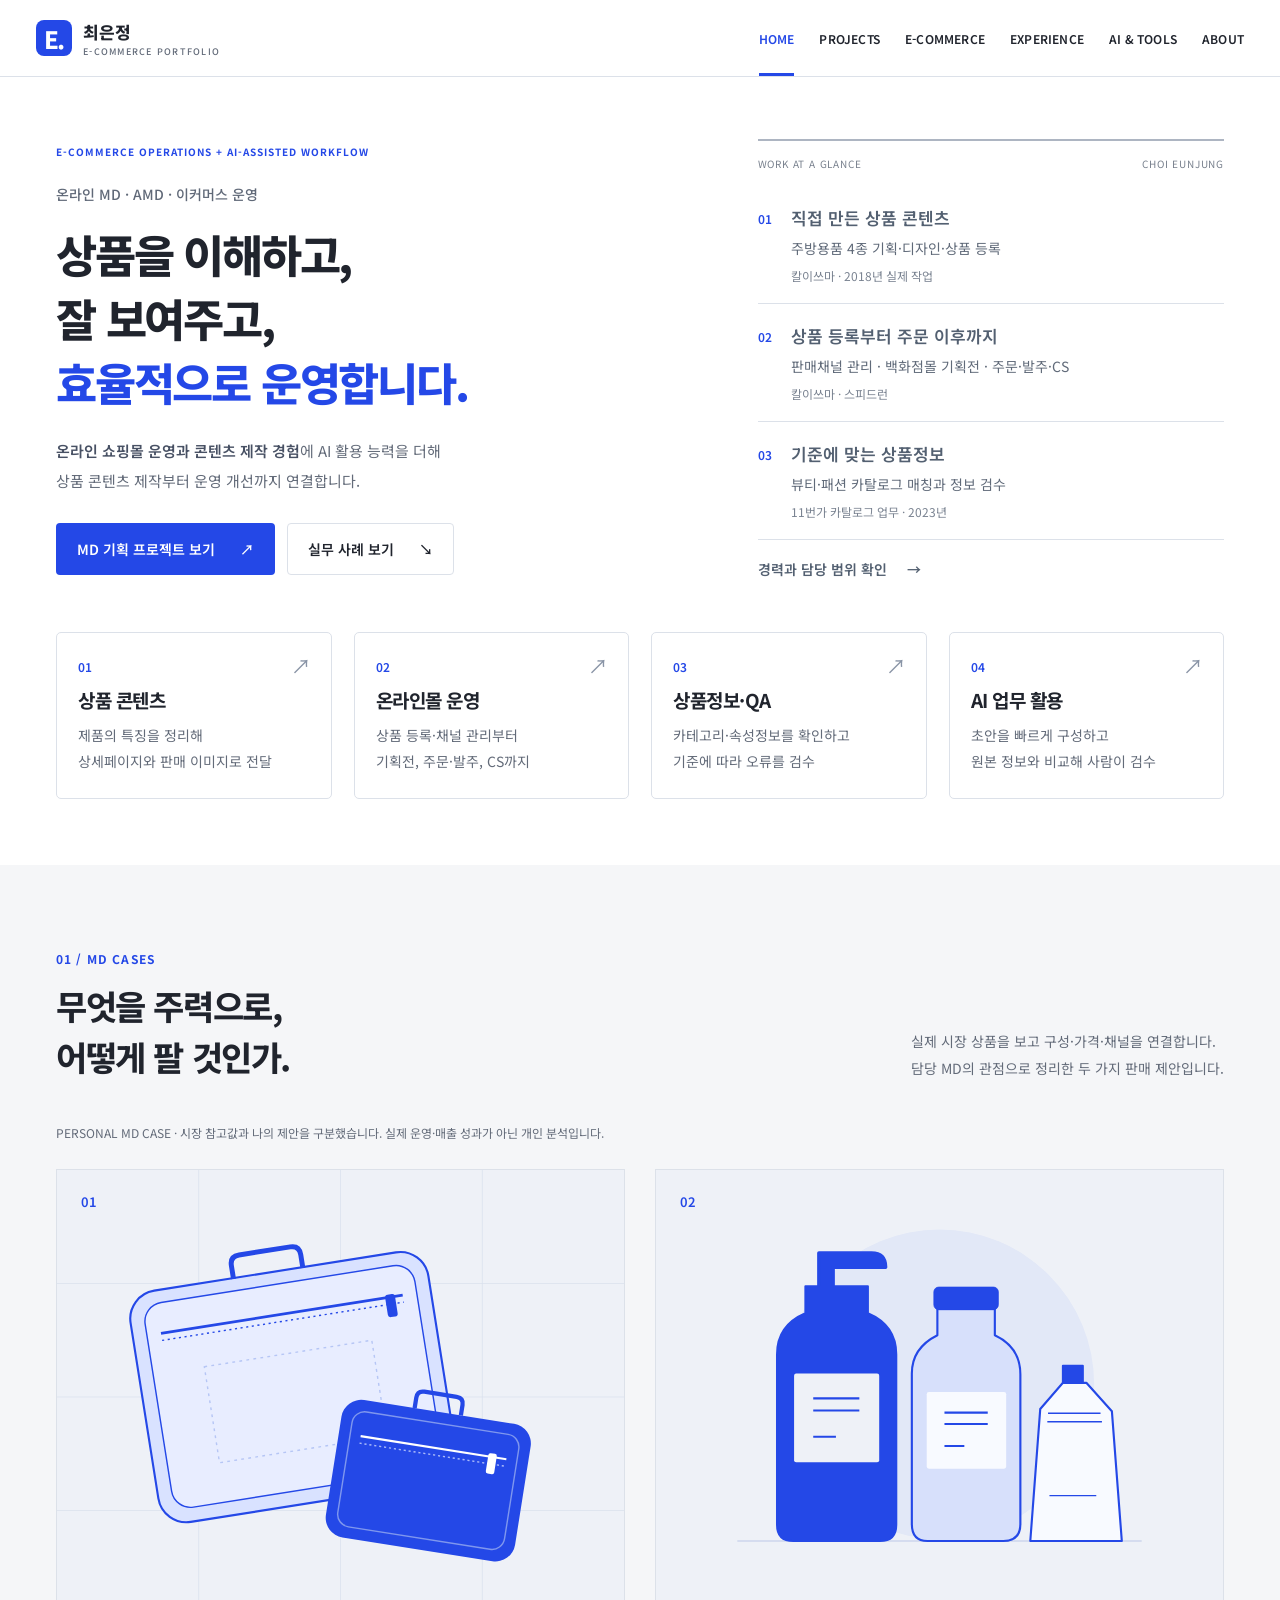
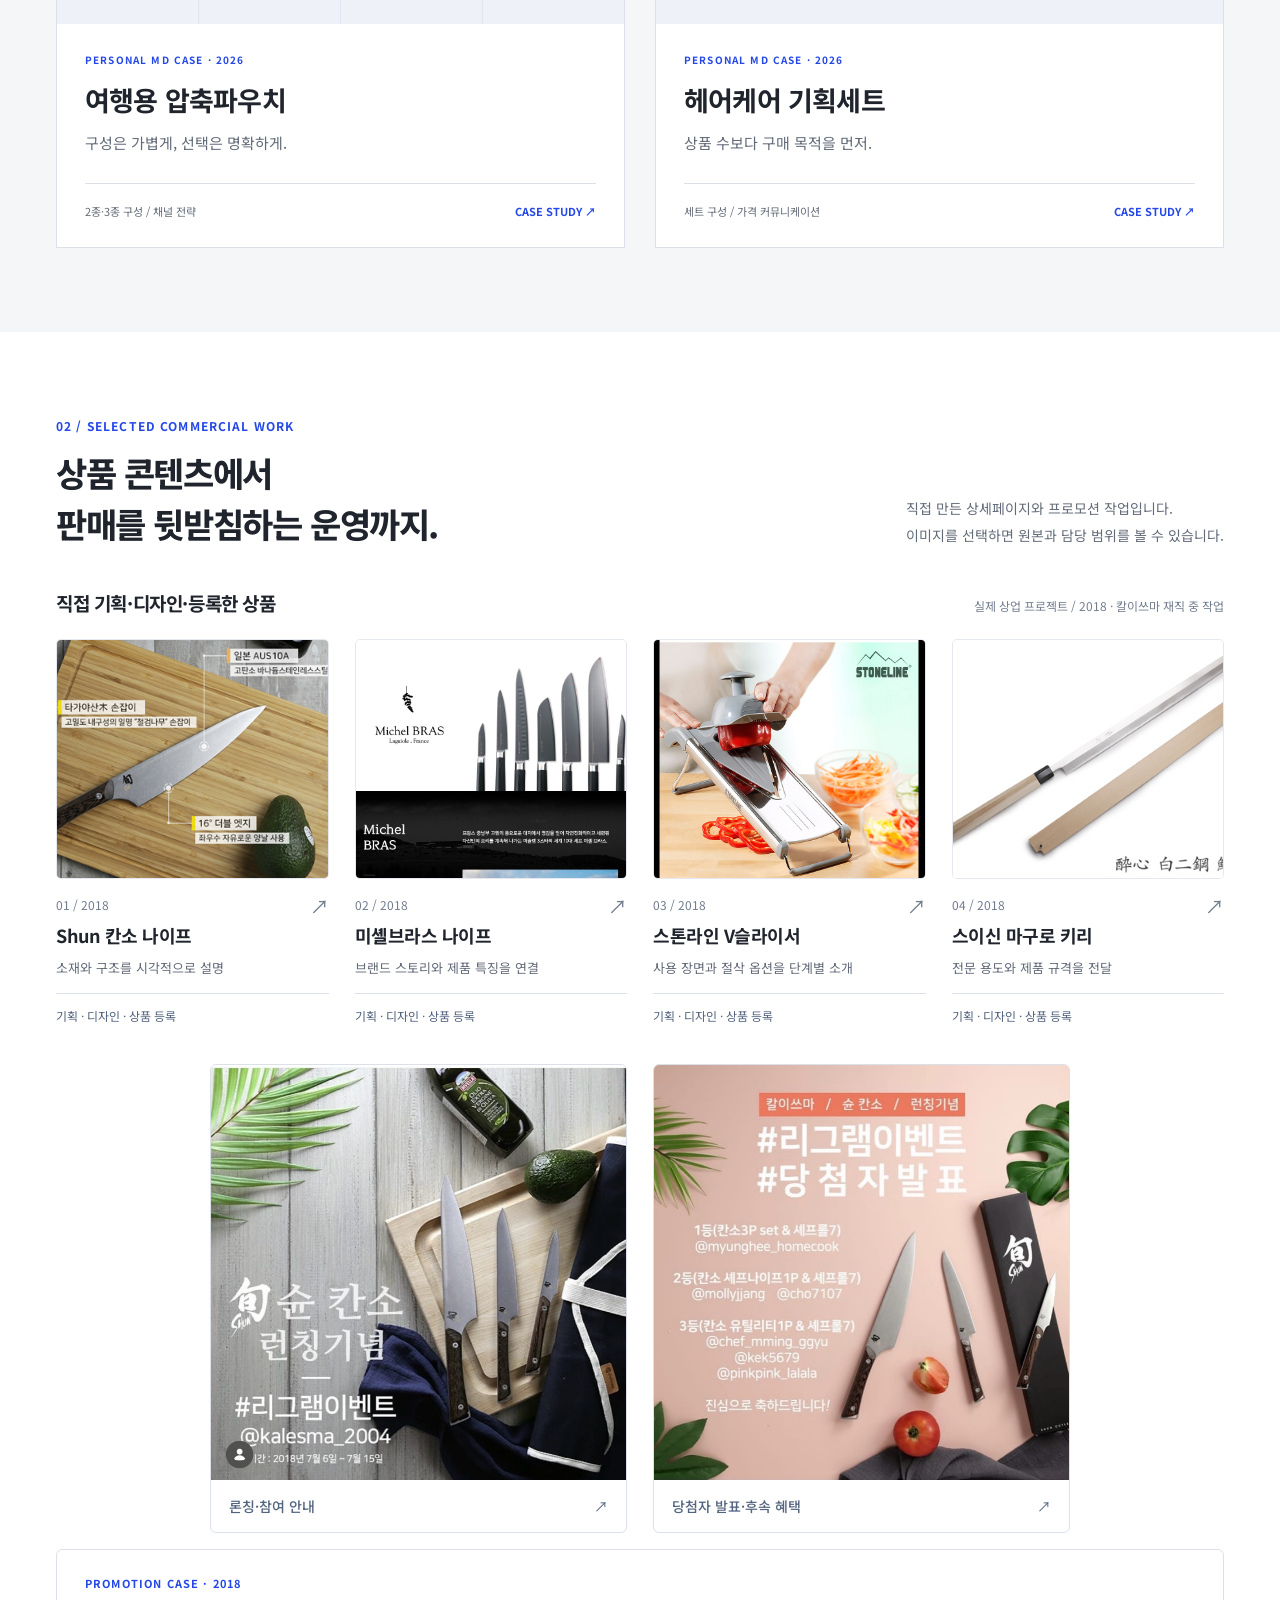
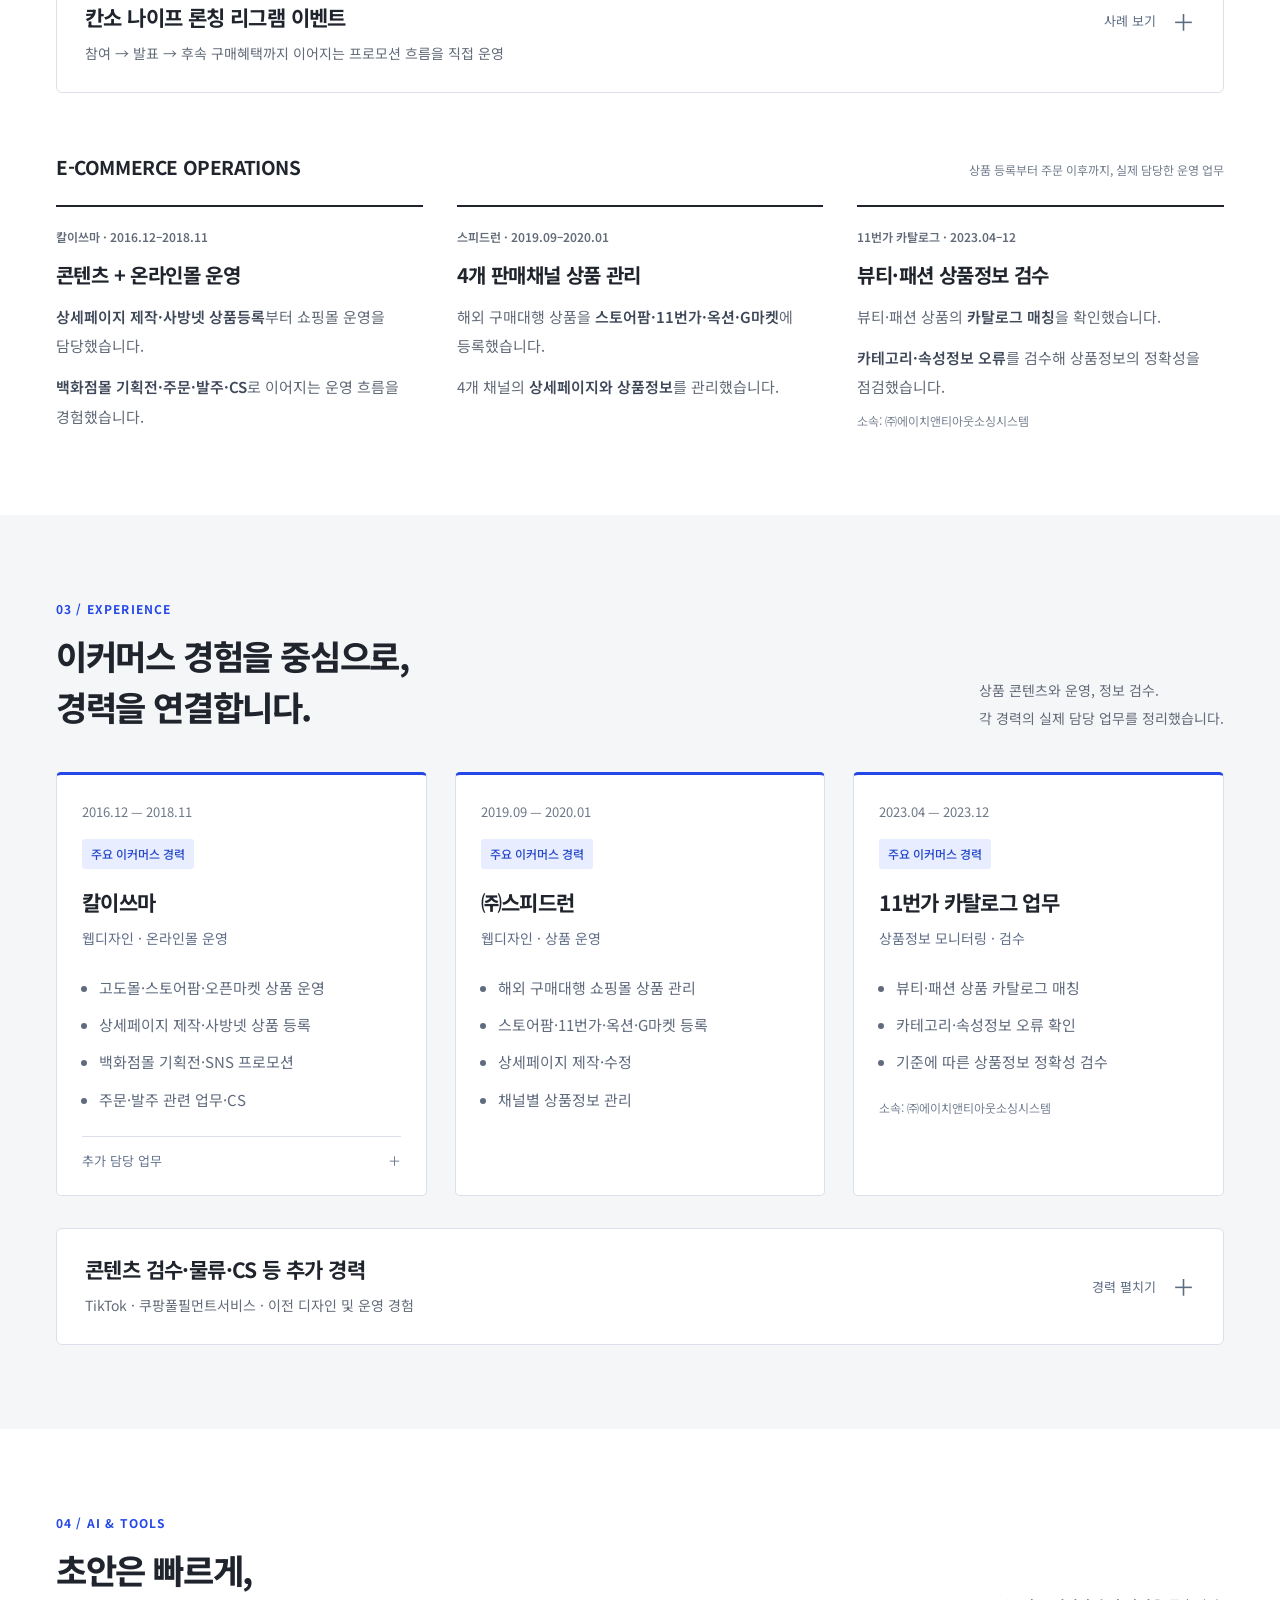
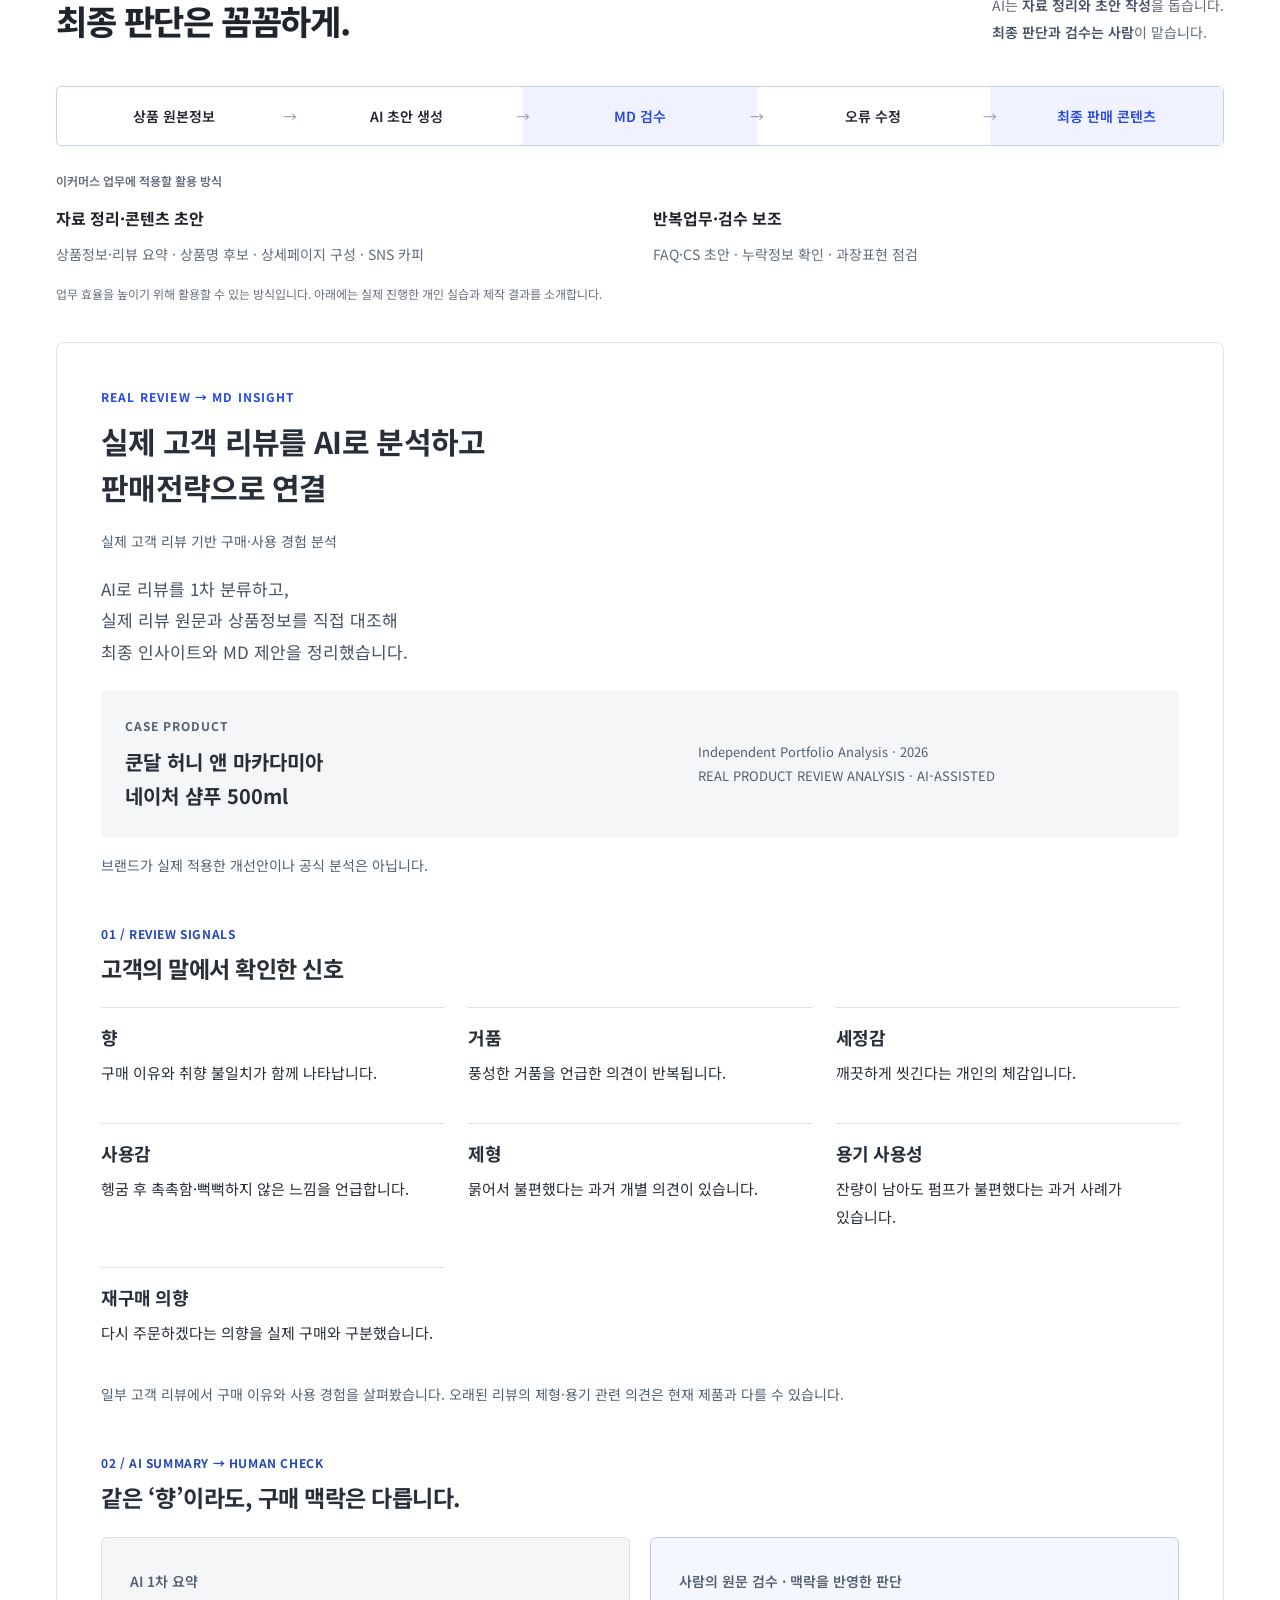
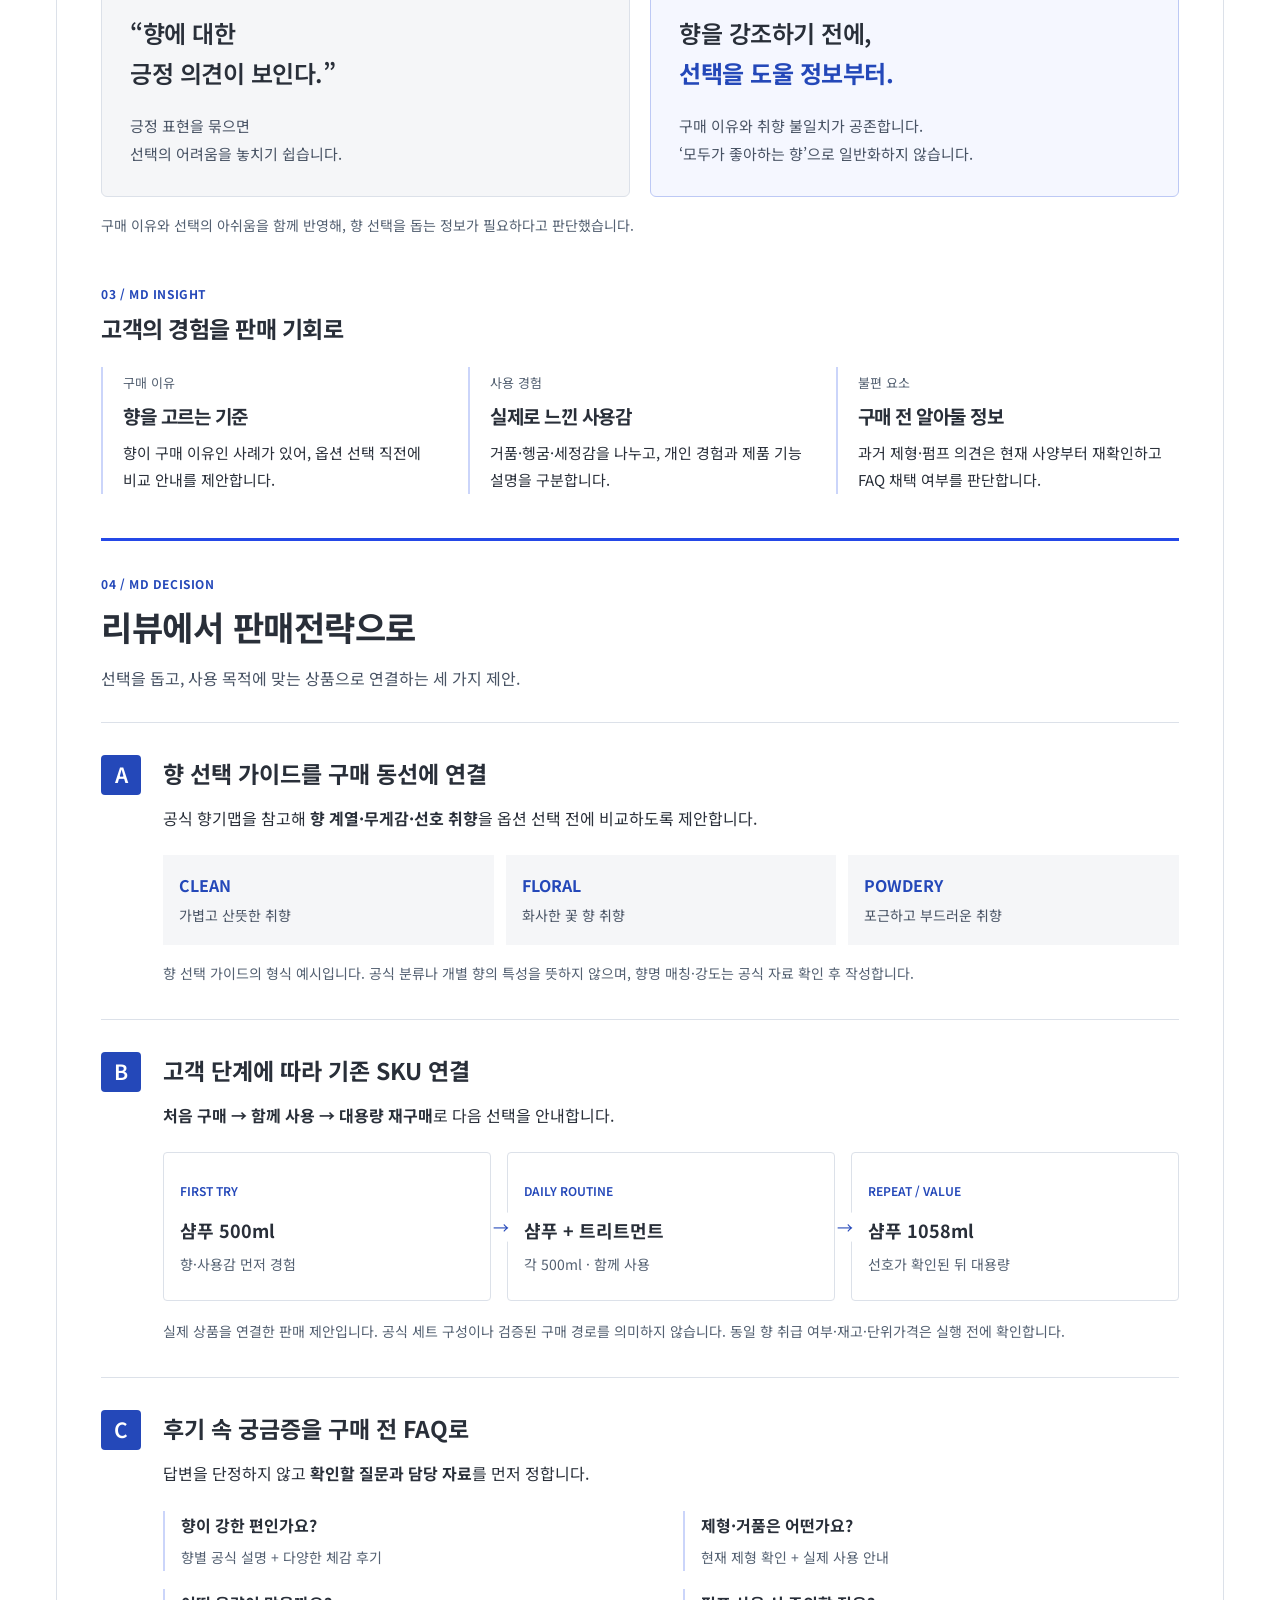
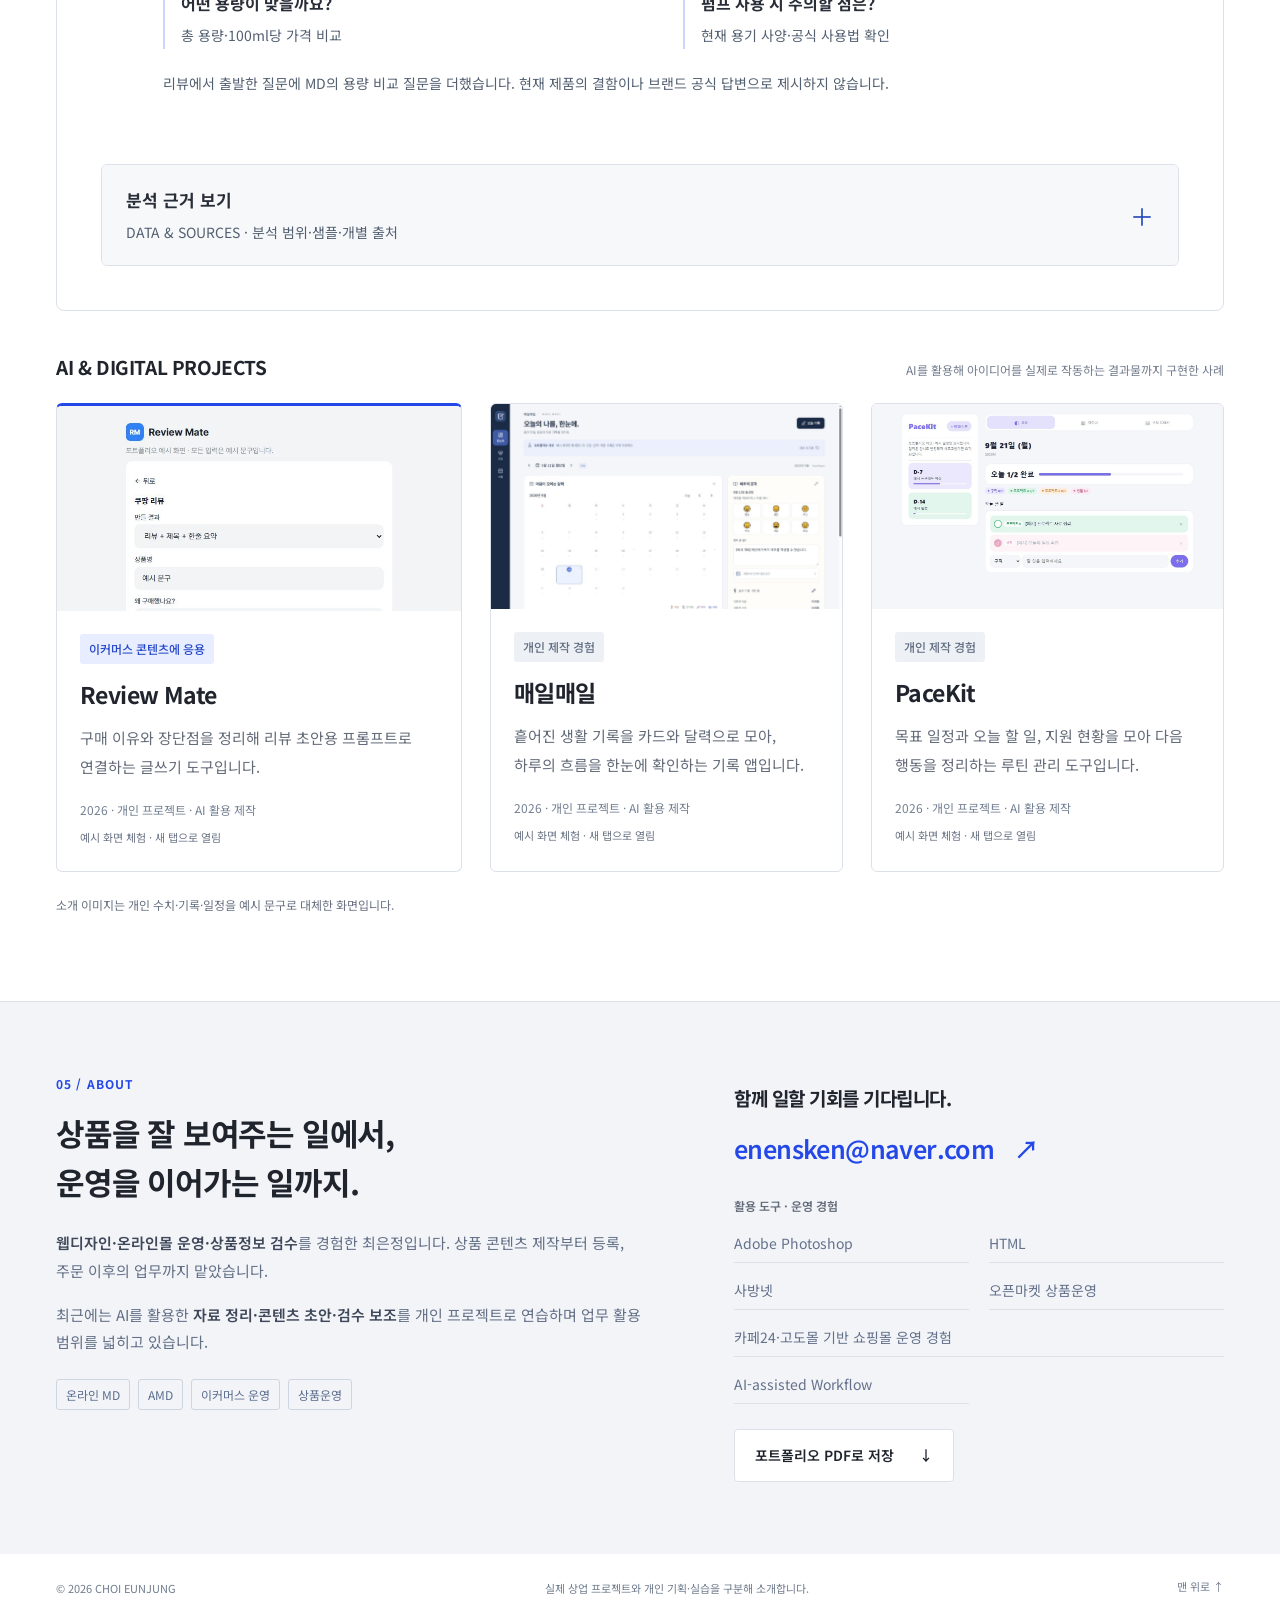
<file: index.html>
<!doctype html>
<html lang="ko"><head><meta charset="utf-8"><meta name="viewport" content="width=device-width,initial-scale=1"><title>최은정 | 온라인 MD · AMD · 이커머스 운영</title><meta name="description" content="상품 콘텐츠부터 채널 운영, 기획전과 상품정보 검수까지. 최은정의 온라인 MD·AMD·이커머스 운영 포트폴리오."><meta name="theme-color" content="#2448e7"><link rel="icon" type="image/svg+xml" href="data:image/svg+xml,%3Csvg%20xmlns='http://www.w3.org/2000/svg'%20viewBox='0%200%2040%2040'%3E%3Crect%20width='40'%20height='40'%20rx='9'%20fill='%232448e7'/%3E%3Cpath%20d='M12%2010h17v5H17v3h10v5H17v3h12v5H12z'%20fill='white'/%3E%3C/svg%3E"><link rel="stylesheet" href="style.css"><script src="app.js" defer></script><link rel="stylesheet" href="md-projects.css"><link rel="stylesheet" href="md-reports.css"><link rel="stylesheet" href="review-analysis.css"><link rel="stylesheet" href="final-polish.css"></head><body>
<a class="skip" href="#main">본문으로 바로가기</a>
<header class="site-header"><div class="header-inner"><a class="brand" href="#home" aria-label="최은정 포트폴리오 홈"><span class="brand-mark">E.</span><span>최은정<small>E-COMMERCE PORTFOLIO</small></span></a><button class="menu-toggle" aria-expanded="false" aria-controls="main-nav"><span>메뉴</span><span class="menu-lines" aria-hidden="true"></span></button><nav id="main-nav" aria-label="주요 메뉴"><a href="#home" aria-current="location">HOME</a><a href="#project">PROJECTS</a><a href="#ecommerce">E-COMMERCE</a><a href="#experience">EXPERIENCE</a><a href="#ai-tools">AI &amp; TOOLS</a><a href="#about">ABOUT</a></nav></div></header>
<main id="main">
<section id="home" class="home wrap tracked-section" aria-labelledby="home-title"><div class="hero"><div class="hero-copy"><p class="eyebrow">E-COMMERCE OPERATIONS + AI-ASSISTED WORKFLOW</p><p class="role-label">온라인 MD · AMD · 이커머스 운영</p><h1 id="home-title">상품을 이해하고,<br>잘 보여주고,<br><em>효율적으로 운영합니다.</em></h1><p class="hero-description"><strong>온라인 쇼핑몰 운영과 콘텐츠 제작 경험</strong>에 AI 활용 능력을 더해<br class="desktop-break"> 상품 콘텐츠 제작부터 운영 개선까지 연결합니다.</p><div class="hero-actions"><a class="button primary" href="#project">MD 기획 프로젝트 보기 <span aria-hidden="true">↗</span></a><a class="button secondary" href="#ecommerce">실무 사례 보기 <span aria-hidden="true">↘</span></a></div></div><aside class="hero-index" aria-label="주요 경험 요약"><div class="index-top"><span>WORK AT A GLANCE</span><span>CHOI EUNJUNG</span></div><div class="index-row"><span>01</span><div><strong>직접 만든 상품 콘텐츠</strong><p>주방용품 4종 기획·디자인·상품 등록</p><small>칼이쓰마 · 2018년 실제 작업</small></div></div><div class="index-row"><span>02</span><div><strong>상품 등록부터 주문 이후까지</strong><p>판매채널 관리 · 백화점몰 기획전 · 주문·발주·CS</p><small>칼이쓰마 · 스피드런</small></div></div><div class="index-row"><span>03</span><div><strong>기준에 맞는 상품정보</strong><p>뷰티·패션 카탈로그 매칭과 정보 검수</p><small>11번가 카탈로그 업무 · 2023년</small></div></div><a href="#experience" class="text-link">경력과 담당 범위 확인 <span aria-hidden="true">→</span></a></aside></div>
<div class="competency-grid" aria-label="핵심 역량"><a href="#ecommerce"><span class="card-number">01</span><h2>상품 콘텐츠</h2><p>제품의 특징을 정리해<br>상세페이지와 판매 이미지로 전달</p><span class="card-arrow" aria-hidden="true">↗</span></a><a href="#ecommerce"><span class="card-number">02</span><h2>온라인몰 운영</h2><p>상품 등록·채널 관리부터<br>기획전, 주문·발주, CS까지</p><span class="card-arrow" aria-hidden="true">↗</span></a><a href="#experience"><span class="card-number">03</span><h2>상품정보·QA</h2><p>카테고리·속성정보를 확인하고<br>기준에 따라 오류를 검수</p><span class="card-arrow" aria-hidden="true">↗</span></a><a href="#ai-tools"><span class="card-number">04</span><h2>AI 업무 활용</h2><p>초안을 빠르게 구성하고<br>원본 정보와 비교해 사람이 검수</p><span class="card-arrow" aria-hidden="true">↗</span></a></div></section>

<section id="project" class="section tinted tracked-section" aria-labelledby="project-title"><div class="wrap">
<div class="section-heading"><div><p class="eyebrow">01 / MD CASES</p><h2 id="project-title">무엇을 주력으로,<br>어떻게 팔 것인가.</h2></div><p>실제 시장 상품을 보고 구성·가격·채널을 연결합니다.<br>담당 MD의 관점으로 정리한 두 가지 판매 제안입니다.</p></div>
<p class="md-context">PERSONAL MD CASE · 시장 참고값과 나의 제안을 구분했습니다. 실제 운영·매출 성과가 아닌 개인 분석입니다.</p>
<div class="md-cover-grid">
<button class="md-cover-card" type="button" data-md-case="md-travel-content" data-title="여행용 파우치 카테고리 MD 분석" data-description="구성은 가볍게, 선택은 명확하게." aria-haspopup="dialog" aria-label="여행용 압축파우치 케이스스터디 열기"><div class="md-cover-art"><img src="assets/md-travel-cover.svg" alt="크기가 다른 파우치 두 개의 구성 일러스트" loading="lazy" width="800" height="640"><span class="md-cover-number">01</span></div><div class="md-cover-copy"><p class="eyebrow">PERSONAL MD CASE · 2026</p><h3>여행용 압축파우치</h3><p>구성은 가볍게, 선택은 명확하게.</p><div class="md-cover-foot"><span>2종·3종 구성 / 채널 전략</span><b>CASE STUDY ↗</b></div></div></button><button class="md-cover-card" type="button" data-md-case="md-hair-content" data-title="헤어케어 기획세트 MD 분석" data-description="상품 수보다 구매 목적을 먼저." aria-haspopup="dialog" aria-label="헤어케어 기획세트 케이스스터디 열기"><div class="md-cover-art"><img src="assets/md-hair-cover.svg" alt="본품 두 개와 리필팩의 구성 일러스트" loading="lazy" width="800" height="640"><span class="md-cover-number">02</span></div><div class="md-cover-copy"><p class="eyebrow">PERSONAL MD CASE · 2026</p><h3>헤어케어 기획세트</h3><p>상품 수보다 구매 목적을 먼저.</p><div class="md-cover-foot"><span>세트 구성 / 가격 커뮤니케이션</span><b>CASE STUDY ↗</b></div></div></button></div></div><template id="md-travel-content"><article id="md-travel" class="md-case" aria-labelledby="md-travel-title">
 <header class="md-case-header"><p class="eyebrow">PERSONAL MD CASE · 2026 <span>01 / MD DECISION BOARD</span></p><h3 id="md-travel-title">여행용 파우치 카테고리 MD 분석</h3><p>내가 담당 MD라면 어떤 상품을 주력으로 어떻게 팔 것인가</p></header>
 <div class="md-board">
  <div class="md-lead"><span>핵심 제안</span><p class="md-lead-title">기본은 2종, 더 필요한 고객에게는 3종.</p><p>여행기간과 수납 목적을 기준으로 선택을 단순하게 만드는 구성 제안입니다.</p></div><section class="md-decisions" aria-labelledby="travel-decision"><div class="md-decision-heading"><h4 id="travel-decision">01. 제안하는 상품 구성</h4></div><div class="md-sku-grid">
   <div class="md-sku md-primary"><div class="md-sku-top"><span>주력 SKU</span><div class="md-icon"><svg viewbox="0 0 130 70" aria-hidden="true" focusable="false" fill="none" stroke="currentColor" stroke-width="1.5" stroke-linejoin="round"><g transform="translate(0 0)"><rect x="10" y="19" width="39" height="31" rx="5"></rect><path d="M14 26h31M40 26v5"></path></g><g transform="translate(45 7)"><rect x="10" y="19" width="39" height="31" rx="5"></rect><path d="M14 26h31M40 26v5"></path></g></svg></div></div><h5>M + L <b>2종</b></h5><p class="md-target">2~3박 / 첫 구매자</p><ul><li>진입가격 부담을 낮추는 기본 구성</li><li>의류·속옷 중심으로 사용빈도 우선</li><li>선택을 단순하게</li></ul></div>
   <div class="md-sku"><div class="md-sku-top"><span>업셀 SKU</span><div class="md-icon"><svg viewbox="0 0 130 70" aria-hidden="true" focusable="false" fill="none" stroke="currentColor" stroke-width="1.5" stroke-linejoin="round"><g transform="translate(-4 -7)"><rect x="10" y="19" width="39" height="31" rx="5"></rect><path d="M14 26h31M40 26v5"></path></g><g transform="translate(35 0)"><rect x="10" y="19" width="39" height="31" rx="5"></rect><path d="M14 26h31M40 26v5"></path></g><g transform="translate(73 8)"><rect x="10" y="19" width="39" height="31" rx="5"></rect><path d="M14 26h31M40 26v5"></path></g></svg></div></div><h5>S + M + L <b>3종</b></h5><p class="md-target">4박 이상 / 의류 분류 수요</p><ul><li>긴 여행의 분류 필요에 대응</li><li>기본세트에서 자연스럽게 업셀</li></ul></div>
   <div class="md-addon"><span>추가 옵션</span><h5>오거나이저<br>별도 선택</h5><p>세면도구 · 속옷/양말<br>전자기기 등</p><strong>필요한 고객만 추가</strong></div>
  </div><p class="md-decision-note">모든 고객에게 5~6개를 묶기보다 필요한 구성부터 제안합니다. 2종 가격 우위는 원가·마진 확인 후 검증하고, 여행기간 추천은 실물 수납량으로 확인합니다.</p></section>
  <div class="md-research-row">
   <section class="md-user" aria-labelledby="travel-user"><h4 id="travel-user">02. 이 구성을 제안한 이유</h4><blockquote>“2박3일 여행에서 옷과 속옷만 분리해도 정리가 쉬웠고, 의류 부피 때문에 압축 기능의 필요성을 체감했다.”</blockquote><p class="md-source-note">개인 여행 경험</p><div class="md-keywords"><span>의류 부피</span><span>옷/속옷 분리</span><span>입은 옷 구분</span><span>작은 소품 수납</span></div><p class="md-insight-line"><strong>나의 해석</strong> 압축·다구성은 이미 반복됩니다. 차별점은 <b>내 여행에 맞는 구성을 쉽게 고르는 것.</b></p></section>
  <details class="md-evidence"><summary><span>시장 비교와 출처 보기 <b>3개 상품·구성</b></span><span class="md-evidence-symbol" aria-hidden="true">＋</span></summary><section class="md-market" aria-labelledby="travel-market"><h4 id="travel-market">비교한 판매상품</h4><div class="md-table-scroll" tabindex="0" role="region" aria-label="파우치 실제 상품 비교표"><table class="md-table"><caption class="md-sr-only">2026년 9월 21일 조사한 판매페이지 표시가격과 구성</caption><thead><tr><th scope="col">상품/브랜드 ↗</th><th scope="col">구성</th><th scope="col">표시가격</th><th scope="col">핵심 판매포인트</th></tr></thead><tbody>
    <tr><th scope="row"><a href="https://trible.co.kr/product/%EC%97%AC%ED%96%89%EC%9A%A9-3%EC%A2%85-%EC%95%95%EC%B6%95-%ED%8C%8C%EC%9A%B0%EC%B9%98-%EC%BA%90%EB%A6%AC%EC%96%B4-%EC%A0%95%EB%A6%AC-%ED%95%84%EC%88%98%ED%92%88/33/display/3/" target="_blank" rel="noopener noreferrer">트리블 · 압축 3종</a></th><td data-label="구성">S+M+L</td><td data-label="표시가격">16,900원</td><td data-label="핵심 판매포인트">3가지 크기·압축·손잡이</td></tr>
    <tr><th scope="row"><a href="https://verypia.com/product/%EB%B2%A0%EB%A6%AC%ED%94%BC%EC%95%84-%EC%97%AC%ED%96%89%EC%9A%A9-%EC%95%95%EC%B6%95-%ED%8C%8C%EC%9A%B0%EC%B9%98-6%EC%A2%85-%EC%84%B8%ED%8A%B8/28" target="_blank" rel="noopener noreferrer">베리피아 · 압축 6종</a></th><td data-label="구성">6종 세트</td><td data-label="표시가격">25,900원</td><td data-label="핵심 판매포인트">다구성·지퍼 내구성 강조</td></tr>
    <tr><th scope="row"><a href="https://branden.shop/product/detail.html?cate_no=1&amp;display_group=13&amp;product_no=153" target="_blank" rel="noopener noreferrer">브랜든 · 여행 압축 세트</a></th><td data-label="구성">3~5개 옵션<br>S+S+M 등</td><td data-label="표시가격">48,450원~<small>선택 전 기본가</small></td><td data-label="핵심 판매포인트">캐리어 크기별 구성 선택</td></tr>
   </tbody></table></div><p class="md-source-note">조사 2026.09.21 · 상품명 클릭 시 출처. 판매페이지 표시값으로 쿠폰·배송비·옵션별 결제가는 다를 수 있습니다. 판매포인트는 판매자 설명 요약입니다.</p></section>
   </details></div>
  <div class="md-operations-row"><section class="md-channel" aria-labelledby="travel-channel"><h4 id="travel-channel">03. 판매채널별 전달 방식</h4><div class="md-channel-grid"><div><h5>SMART STORE</h5><p>검색 키워드 → 여행기간별 추천<br>사이즈·활용정보를 상세히</p></div><div><h5>COUPANG</h5><p>구성·가격을 즉시 이해<br>대표 이미지에 2종/3종 구분</p></div></div></section><section aria-labelledby="travel-sell"><h4 id="travel-sell">04. 프로모션</h4><div class="md-pills"><span>첫 구매 쿠폰</span><span>2종 → 3종 업셀링</span><span>포토리뷰 이벤트</span></div></section></div>
  <footer class="md-board-footer"><div><h4>운영 후 확인할 지표</h4><p>CTR · 전환율 · 객단가 · 2종/3종 선택률 · 추가상품 구매율 · 리뷰 키워드</p></div><div class="md-ai"><h4>AI 활용과 최종 검수</h4><p>경쟁상품 정리 → AI 초안 → 원문 확인 → <strong>MD 판단</strong></p></div></footer>
 </div>
</article>
</template><template id="md-hair-content"><article id="md-hair" class="md-case" aria-labelledby="md-hair-title">
 <header class="md-case-header"><p class="eyebrow">PERSONAL MD CASE · 2026 <span>02 / MD DECISION BOARD</span></p><h3 id="md-hair-title">헤어케어 기획세트 MD 분석</h3><p>기존 대중상품을 고객 구매목적에 따라 어떻게 다시 구성할 것인가</p></header>
 <div class="md-board">
  <div class="md-lead"><span>핵심 제안</span><p class="md-lead-title">첫 구매 · 함께 사용 · 재구매로 나눕니다.</p><p>같은 헤어케어 상품도 고객의 구매 목적에 맞춰 세트와 가격을 설명합니다.</p></div><section class="md-decisions" aria-labelledby="hair-decision"><div class="md-decision-heading"><h4 id="hair-decision">01. 구매 목적별 세트</h4></div><div class="md-purpose-grid">
   <div class="md-sku md-primary"><span>01 / FIRST TRY</span><h5>처음 구매</h5><p class="md-bundle">샴푸 본품<br>+ 소용량 트리트먼트</p><p class="md-objective">목적 <strong>진입장벽 낮추기</strong></p></div>
   <div class="md-sku"><span>02 / DAILY ROUTINE</span><h5>함께 사용</h5><p class="md-bundle">샴푸<br>+ 트리트먼트</p><p class="md-objective">목적 <strong>기본 루틴 완성 · 객단가 상승</strong></p></div>
   <div class="md-sku"><span>03 / REPEAT &amp; REFILL</span><h5>재구매</h5><p class="md-bundle">본품 + 리필<br>또는 다입 세트</p><p class="md-objective">목적 <strong>재구매 편의 · 단위가격 메리트</strong></p></div>
  </div><p class="md-decision-note">소용량 제품의 공급 가능 여부와 세트 원가·마진을 확인한 뒤 구성·판매가를 확정합니다. 목적은 기획 의도이며 검증된 성과가 아닙니다.</p></section>
  <section class="md-problem" aria-labelledby="hair-problem"><h4 id="hair-problem">02. 고객이 선택하기 어려운 이유</h4><p>옵션은 많지만, <strong>처음 보는 고객은 자신에게 맞는 구성을 고르기 어렵다.</strong></p></section>
  <details class="md-evidence"><summary><span>시장 비교와 출처 보기 <b>4개 상품·구성</b></span><span class="md-evidence-symbol" aria-hidden="true">＋</span></summary><section class="md-market" aria-labelledby="hair-market"><h4 id="hair-market">비교한 판매구성</h4><div class="md-market-cards">
   <div><h5>단품</h5><a href="https://www.kundal.co.kr/product/detail.html?cate_no=1&amp;display_group=39&amp;product_no=3106" target="_blank" rel="noopener noreferrer">쿤달 네이처 샴푸 1,058ml ↗</a><p>하나만 필요한 고객<br><strong>1개 가격 + 용량</strong></p></div>
   <div><h5>다입</h5><a href="https://m.ssfshop.com/public/goods/detail/GR5V24050776612/view" target="_blank" rel="noopener noreferrer">쿤달 네이처 샴푸 500ml×2 ↗</a><p>사용하던 제품을 넉넉히<br><strong>총 용량 + 단위가격</strong></p></div>
   <div><h5>본품 + 리필</h5><a href="https://www.aromatica.co.kr/" target="_blank" rel="noopener noreferrer">아로마티카 로즈마리 400+500ml ↗</a><p>용기를 계속 쓰는 고객<br><strong>각 용량 + 묶음 혜택</strong></p></div>
   <div><h5>샴푸 + 트리트먼트</h5><a href="https://kundal.co.kr/product/detail.html?cate_no=1296&amp;display_group=1&amp;product_no=3136" target="_blank" rel="noopener noreferrer">쿤달 샴푸·트리트먼트 각 1,058ml ↗</a><p>세정·관리를 함께 준비<br><strong>제품별 용량 + 세트가</strong></p></div>
  </div><p class="md-source-note">2026.09.21 판매페이지 참고 · 구성은 상품 링크 기준, 구매이유·가격표현은 나의 분석입니다. 아래 세트는 기존 제품을 활용한 제안이며 판매 확정 상품이 아닙니다.</p></section>
  </details><section class="md-price" aria-labelledby="hair-price"><h4 id="hair-price">03. 가격을 설명하는 기준</h4><div class="md-price-grid"><div><span>ml</span><h5>총 용량</h5><p>개별 용량 × 수량</p></div><div><span>₩ / 100ml</span><h5>100ml당 가격</h5><p>동일 제품 가격 ÷ 용량 × 100</p></div><div><span>Δ ₩</span><h5>세트 혜택</h5><p>단품 합계 − 세트 가격</p></div><div><span>₩</span><h5>실구매가</h5><p>판매가 − 할인 + 배송비</p></div></div><p class="md-source-note">동일 조건으로 비교하며 쿠폰·배송비 기준을 명시합니다. 혼합 세트는 서로 다른 제품의 용량을 합쳐 단위가격으로 비교하지 않습니다.</p></section>
  <div class="md-operations-row"><section aria-labelledby="hair-pick"><h4 id="hair-pick">04. 고객에게 추천하는 방식</h4><div class="md-picks"><p>처음 구매 <b>→ FIRST TRY</b></p><p>함께 교체 <b>→ DAILY ROUTINE</b></p><p>재구매 <b>→ REFILL / VALUE PACK</b></p></div></section><section aria-labelledby="hair-promo"><h4 id="hair-promo">05. 프로모션</h4><div class="md-pills"><span>첫 구매 쿠폰</span><span>세트 할인</span><span>포토리뷰</span><span>재구매 쿠폰</span></div></section></div>
  <footer class="md-board-footer"><div class="md-ai"><h4>AI 활용과 최종 검수</h4><p>리뷰 수집 → AI 키워드 1차 분류 → <strong>원문 확인</strong> → 상품구성/콘텐츠 반영</p><p class="md-review-keys">향 · 사용감 · 세정력 · 용량 · 펌프/포장 · 가격 · 재구매</p></div><div><h4>운영 후 확인할 지표</h4><p>CTR · 전환율 · 객단가 · 세트 선택률 · 재구매율 · 리뷰 키워드</p></div></footer>
 </div>
</article>
</template></section>
<section id="ecommerce" class="section wrap tracked-section" aria-labelledby="ecommerce-title"><div class="section-heading"><div><p class="eyebrow">02 / SELECTED COMMERCIAL WORK</p><h2 id="ecommerce-title">상품 콘텐츠에서<br>판매를 뒷받침하는 운영까지.</h2></div><p>직접 만든 상세페이지와 프로모션 작업입니다. <br>이미지를 선택하면 원본과 담당 범위를 볼 수 있습니다.</p></div><div class="subheading"><h3>직접 기획·디자인·등록한 상품</h3><p>실제 상업 프로젝트 / 2018 · 칼이쓰마 재직 중 작업</p></div><div class="work-grid"><button class="work-card" data-image="assets/kanso.jpg" data-title="Shun 칸소 나이프 · 2018" data-description="실제 상업 프로젝트 / 칼이쓰마. 상세페이지 기획·디자인·상품 등록을 직접 담당했습니다. 소재·손잡이·날의 특징을 담은 상품 콘텐츠입니다."><div class="work-image "><img src="assets/kanso-thumb.jpg" loading="lazy" alt="Shun 칸소 나이프 상세페이지 대표 이미지"></div><span class="work-meta">01 / 2018 <b aria-hidden="true">↗</b></span><h4>Shun 칸소 나이프</h4><p>소재와 구조를 시각적으로 설명</p><span class="work-role">기획 · 디자인 · 상품 등록</span></button><button class="work-card" data-image="assets/michel.jpg" data-title="미셸브라스 나이프 · 2018" data-description="실제 상업 프로젝트 / 칼이쓰마. 상세페이지 기획·디자인·상품 등록을 직접 담당했습니다. 브랜드 스토리와 협업 배경, 제품 구조와 개별 모델 정보를 담았습니다."><div class="work-image long-page"><img src="assets/michel.jpg" loading="lazy" alt="미셸브라스 나이프 상세페이지 대표 이미지"></div><span class="work-meta">02 / 2018 <b aria-hidden="true">↗</b></span><h4>미셸브라스 나이프</h4><p>브랜드 스토리와 제품 특징을 연결</p><span class="work-role">기획 · 디자인 · 상품 등록</span></button><button class="work-card" data-image="assets/v-slicer.jpg" data-title="스톤라인 V슬라이서 · 2018" data-description="실제 상업 프로젝트 / 칼이쓰마. 상세페이지 기획·디자인·상품 등록을 직접 담당했습니다. 사용 장면, 절삭 옵션, 구성품과 관리 정보를 담았습니다."><div class="work-image long-page"><img src="assets/v-slicer.jpg" loading="lazy" alt="스톤라인 V슬라이서 상세페이지 대표 이미지"></div><span class="work-meta">03 / 2018 <b aria-hidden="true">↗</b></span><h4>스톤라인 V슬라이서</h4><p>사용 장면과 절삭 옵션을 단계별 소개</p><span class="work-role">기획 · 디자인 · 상품 등록</span></button><button class="work-card" data-image="assets/maguro.jpg" data-title="스이신 마구로 키리 · 2018" data-description="실제 상업 프로젝트 / 칼이쓰마. 상세페이지 기획·디자인·상품 등록을 직접 담당했습니다. 참치 손질 용도, 제품 구조와 규격, 사용·보관 정보를 담았습니다."><div class="work-image "><img src="assets/maguro-thumb.jpg" loading="lazy" alt="스이신 마구로 키리 상세페이지 대표 이미지"></div><span class="work-meta">04 / 2018 <b aria-hidden="true">↗</b></span><h4>스이신 마구로 키리</h4><p>전문 용도와 제품 규격을 전달</p><span class="work-role">기획 · 디자인 · 상품 등록</span></button></div>
<div class="promotion-preview" aria-label="2018년 칸소 론칭 프로모션 대표 이미지"><button data-image="assets/kanso-event-1.jpg" data-title="칸소 론칭 홍보 · 2018" data-description="직접 진행한 리그램 이벤트의 보관 이미지입니다. 댓글 256개는 캡처 시점 표시이며 고유 참여자 수나 매출 성과가 아닙니다."><img src="assets/kanso-event-1.jpg" alt="칸소 나이프 론칭 리그램 이벤트 홍보 이미지" loading="lazy"><span>론칭·참여 안내 <b aria-hidden="true">↗</b></span></button><button data-image="assets/kanso-event-4.jpg" data-title="칸소 이벤트 발표·후속 혜택 · 2018" data-description="당첨자 발표와 미당첨자 대상 자사몰 쿠폰 신청 안내를 담았습니다. 실제 발급·사용·매출 기여도는 확인되지 않았습니다."><img src="assets/kanso-event-4.jpg" alt="칸소 나이프 이벤트 당첨자 발표 이미지" loading="lazy"><span>당첨자 발표·후속 혜택 <b aria-hidden="true">↗</b></span></button></div><details class="promotion-disclosure disclosure"><summary><div><p class="eyebrow">PROMOTION CASE · 2018</p><h3>칸소 나이프 론칭 리그램 이벤트</h3><p>참여 → 발표 → 후속 구매혜택까지 이어지는 프로모션 흐름을 직접 운영</p></div><span class="disclosure-action">사례 보기 <b aria-hidden="true">＋</b></span></summary><div class="disclosure-body"><div class="promotion-intro"><p><strong>2018.07.06–07.15 · 인스타그램 @kalesma_2004</strong><br>칸소 나이프의 론칭을 기념해 리그램 이벤트를 진행했습니다. 당첨자 발표 게시물에는 미당첨자 대상 자사몰 쿠폰 신청 안내도 담았습니다.</p><div class="comment-metric"><strong>256<span>개</span></strong><p>보관된 캡처에 표시된 게시물 댓글 수</p><small>고유 참여자 수·기간 내 집계·매출 성과를 뜻하지 않습니다.</small></div></div><ol class="flow promotion-flow"><li>론칭 홍보</li><li>이벤트 진행</li><li>당첨자 발표</li><li>미당첨자 구매 쿠폰 제공</li></ol><div class="event-gallery"><button class="" data-image="assets/kanso-event-1.jpg" data-title="론칭 홍보 · 2018" data-description="2018년 7월 6일–15일 이벤트. 댓글 256개는 보관된 캡처 시점의 표시 수치입니다."><img src="assets/kanso-event-1.jpg" loading="lazy" alt="칸소 이벤트 론칭 홍보 게시물"><span>론칭 홍보 ↗</span></button><button class="" data-image="assets/kanso-event-2.jpg" data-title="일정·경품 안내 · 2018" data-description="이벤트 기간과 7월 17일 발표 예정일, 총 6명의 경품 구성을 안내했습니다."><img src="assets/kanso-event-2.jpg" loading="lazy" alt="칸소 이벤트 일정·경품 안내 게시물"><span>일정·경품 안내 ↗</span></button><button class="" data-image="assets/kanso-event-3.jpg" data-title="참여 절차 안내 · 2018" data-description="팔로우·좋아요, 리그램 또는 피드 캡처, 지정 태그, 참여 완료 댓글 순으로 안내했습니다."><img src="assets/kanso-event-3.jpg" loading="lazy" alt="칸소 이벤트 참여 절차 안내 게시물"><span>참여 절차 안내 ↗</span></button><button class="" data-image="assets/kanso-event-4.jpg" data-title="발표·후속 구매 혜택 · 2018" data-description="미당첨자 중 DM 신청자에게 자사몰 5,000원 쿠폰을 안내했습니다. 3만원 이상 구매, 신청 마감 7월 29일·사용기한 7월 30일 조건. 실제 발급·사용·매출 기여도는 확인되지 않았습니다."><img src="assets/kanso-event-4.jpg" loading="lazy" alt="칸소 이벤트 발표·후속 구매 혜택 게시물"><span>발표·후속 구매 혜택 ↗</span></button></div><p class="section-note">미당첨자에게도 자사몰 5,000원 쿠폰을 안내했습니다. 3만원 이상 구매와 신청·사용 기한을 명시했으며, 실제 쿠폰 사용이나 매출 기여도는 확인되지 않았습니다.</p></div></details><div id="commerce-operations" class="commerce-operations"><div class="subheading"><h3>E-COMMERCE OPERATIONS</h3><p>상품 등록부터 주문 이후까지, 실제 담당한 운영 업무</p></div><div class="commerce-overview"><article><p class="small-label">칼이쓰마 · 2016.12–2018.11</p><h3>콘텐츠 + 온라인몰 운영</h3><p><strong>상세페이지 제작·사방넷 상품등록</strong>부터 쇼핑몰 운영을 담당했습니다.</p><p><strong>백화점몰 기획전·주문·발주·CS</strong>로 이어지는 운영 흐름을 경험했습니다.</p></article><article><p class="small-label">스피드런 · 2019.09–2020.01</p><h3>4개 판매채널 상품 관리</h3><p>해외 구매대행 상품을 <strong>스토어팜·11번가·옥션·G마켓</strong>에 등록했습니다.</p><p>4개 채널의 <strong>상세페이지와 상품정보</strong>를 관리했습니다.</p></article><article><p class="small-label">11번가 카탈로그 · 2023.04–12</p><h3>뷰티·패션 상품정보 검수</h3><p>뷰티·패션 상품의 <strong>카탈로그 매칭</strong>을 확인했습니다.</p><p><strong>카테고리·속성정보 오류</strong>를 검수해 상품정보의 정확성을 점검했습니다.</p><small>소속: ㈜에이치앤티아웃소싱시스템</small></article></div></div></section>

<section id="experience" class="section tinted tracked-section" aria-labelledby="experience-title"><div class="wrap"><div class="section-heading"><div><p class="eyebrow">03 / EXPERIENCE</p><h2 id="experience-title">이커머스 경험을 중심으로,<br>경력을 연결합니다.</h2></div><p>상품 콘텐츠와 운영, 정보 검수.<br>각 경력의 실제 담당 업무를 정리했습니다.</p></div><div class="career-grid"><article class="career-card"><p class="career-date">2016.12 — 2018.11</p><span class="tag blue">주요 이커머스 경력</span><h3>칼이쓰마</h3><p class="career-role">웹디자인 · 온라인몰 운영</p><ul><li>고도몰·스토어팜·오픈마켓 상품 운영</li><li>상세페이지 제작·사방넷 상품 등록</li><li>백화점몰 기획전·SNS 프로모션</li><li>주문·발주 관련 업무·CS</li></ul><details class="career-more"><summary>추가 담당 업무 <span aria-hidden="true">＋</span></summary><p>프로모션 이미지를 제작했으며, 세금계산서 발행 등 보조 업무를 함께 담당했습니다.</p></details></article><article class="career-card"><p class="career-date">2019.09 — 2020.01</p><span class="tag blue">주요 이커머스 경력</span><h3>㈜스피드런</h3><p class="career-role">웹디자인 · 상품 운영</p><ul><li>해외 구매대행 쇼핑몰 상품 관리</li><li>스토어팜·11번가·옥션·G마켓 등록</li><li>상세페이지 제작·수정</li><li>채널별 상품정보 관리</li></ul></article><article class="career-card"><p class="career-date">2023.04 — 2023.12</p><span class="tag blue">주요 이커머스 경력</span><h3>11번가 카탈로그 업무</h3><p class="career-role">상품정보 모니터링 · 검수</p><ul><li>뷰티·패션 상품 카탈로그 매칭</li><li>카테고리·속성정보 오류 확인</li><li>기준에 따른 상품정보 정확성 검수</li></ul><p class="employer">소속: ㈜에이치앤티아웃소싱시스템</p></article></div><details class="disclosure supporting-career"><summary><div><h3>콘텐츠 검수·물류·CS 등 추가 경력</h3><p>TikTok · 쿠팡풀필먼트서비스 · 이전 디자인 및 운영 경험</p></div><span class="disclosure-action">경력 펼치기 <b aria-hidden="true">＋</b></span></summary><div class="disclosure-body timeline"><article><p>2025.10 — 2026.06</p><div><h4>쿠팡풀필먼트서비스 <span>입고·입하</span></h4><p>입고 상품 분류·진열, 실물과 전산 상품정보 일치 여부 확인.</p></div></article><article><p>2023.02 — 2023.05</p><div><h4>㈜케이에스한국고용정보 <span>라이더 지원센터 CS</span></h4><p>배달의민족 라이더 지원센터 고객응대.</p></div></article><article><p>2021.03 — 2022.05</p><div><h4>TikTok 콘텐츠 모니터링 <span>콘텐츠 검수·분류</span></h4><p>정책 기준에 따른 영상 모니터링과 태그 분류.<br>소속: ㈜트랜스코스모스코리아</p></div></article><article><p>2015.11 — 2016.08</p><div><h4>㈜비스컨애드 <span>웹디자인·HTML</span></h4><p>사이트 유지보수, 국립중앙도서관 웹진·뉴스레터, 블로그 마케팅.</p></div></article><article><p>2012–2015<br><small>아래 두 회사의 재직 구간</small></p><div><h4>공연 예매처·홍보 운영</h4><p>㈜애드벤치소리아트홀 (2012.11–2014.04), 넌센스컴퍼니 (2014.11–2015.01). 예매처 관리, 배너 제작, 매표·공연장 운영, 프로모션.</p></div></article></div></details></div></section>

<section id="ai-tools" class="section wrap tracked-section" aria-labelledby="ai-title"><div class="section-heading"><div><p class="eyebrow">04 / AI &amp; TOOLS</p><h2 id="ai-title">초안은 빠르게,<br>최종 판단은 꼼꼼하게.</h2></div><p>AI는 <strong>자료 정리와 초안 작성</strong>을 돕습니다.<br><strong>최종 판단과 검수는 사람</strong>이 맡습니다.</p></div><ol class="flow ai-flow"><li>상품 원본정보</li><li>AI 초안 생성</li><li>MD 검수</li><li>오류 수정</li><li>최종 판매 콘텐츠</li></ol><div class="ai-usage"><p class="small-label">이커머스 업무에 적용할 활용 방식</p><div><p><strong>자료 정리·콘텐츠 초안</strong><span>상품정보·리뷰 요약 · 상품명 후보 · 상세페이지 구성 · SNS 카피</span></p><p><strong>반복업무·검수 보조</strong><span>FAQ·CS 초안 · 누락정보 확인 · 과장표현 점검</span></p></div><p class="section-note">업무 효율을 높이기 위해 활용할 수 있는 방식입니다. 아래에는 실제 진행한 개인 실습과 제작 결과를 소개합니다.</p></div>
<!-- REVIEW ANALYSIS START -->
<article id="review-analysis" class="ra-case" aria-labelledby="ra-title">
 <header class="ra-intro">
  <p class="eyebrow">REAL REVIEW → MD INSIGHT</p>
  <h3 id="ra-title">실제 고객 리뷰를 AI로 분석하고<br>판매전략으로 연결</h3>
  <p class="ra-sample-label">실제 고객 리뷰 기반 구매·사용 경험 분석</p>
<p class="ra-deck">AI로 리뷰를 1차 분류하고,<br>실제 리뷰 원문과 상품정보를 직접 대조해<br>최종 인사이트와 MD 제안을 정리했습니다.</p>
<div class="ra-product">
<span>CASE PRODUCT</span><strong>쿤달 허니 앤 마카다미아<br>네이처 샴푸 500ml</strong><p>Independent Portfolio Analysis · 2026<br>REAL PRODUCT REVIEW ANALYSIS · AI-ASSISTED</p>
</div>
  <p class="ra-note">브랜드가 실제 적용한 개선안이나 공식 분석은 아닙니다.</p></header>
 <div class="ra-block ra-signal-block">
<p class="ra-kicker">01 / REVIEW SIGNALS</p>
<h4>고객의 말에서 확인한 신호</h4>
<div class="ra-signals">
    <div>
<h4>향</h4>
<p>구매 이유와 취향 불일치가 함께 나타납니다.</p>
</div>
    <div>
<h4>거품</h4>
<p>풍성한 거품을 언급한 의견이 반복됩니다.</p>
</div>
    <div>
<h4>세정감</h4>
<p>깨끗하게 씻긴다는 개인의 체감입니다.</p>
</div>
    <div>
<h4>사용감</h4>
<p>헹굼 후 촉촉함·뻑뻑하지 않은 느낌을 언급합니다.</p>
</div>
    <div>
<h4>제형</h4>
<p>묽어서 불편했다는 과거 개별 의견이 있습니다.</p>
</div>
    <div>
<h4>용기 사용성</h4>
<p>잔량이 남아도 펌프가 불편했다는 과거 사례가 있습니다.</p>
</div>
    <div>
<h4>재구매 의향</h4>
<p>다시 주문하겠다는 의향을 실제 구매와 구분했습니다.</p>
</div>
   </div>
   <p class="ra-note">일부 고객 리뷰에서 구매 이유와 사용 경험을 살펴봤습니다. 오래된 리뷰의 제형·용기 관련 의견은 현재 제품과 다를 수 있습니다.</p>
</div>
<div class="ra-block">
  <p class="ra-kicker">02 / AI SUMMARY → HUMAN CHECK</p>
<h4>같은 ‘향’이라도, 구매 맥락은 다릅니다.</h4>
  <div class="ra-compare">
   <div>
<span>AI 1차 요약</span><p class="ra-quote">“향에 대한<br>긍정 의견이 보인다.”</p>
<p>긍정 표현을 묶으면<br>선택의 어려움을 놓치기 쉽습니다.</p>
</div>
   <div class="ra-checked">
<span>사람의 원문 검수 · 맥락을 반영한 판단</span><p class="ra-quote">향을 강조하기 전에,<br><strong>선택을 도울 정보부터.</strong></p>
<p>구매 이유와 취향 불일치가 공존합니다.<br>‘모두가 좋아하는 향’으로 일반화하지 않습니다.</p>
</div>
  </div>
  <p class="ra-note">구매 이유와 선택의 아쉬움을 함께 반영해, 향 선택을 돕는 정보가 필요하다고 판단했습니다.</p>
 </div>

 <div class="ra-block">
<p class="ra-kicker">03 / MD INSIGHT</p>
<h4>고객의 경험을 판매 기회로</h4>
<div class="ra-insights">
   <div>
<span>구매 이유</span><h4>향을 고르는 기준</h4>
<p>향이 구매 이유인 사례가 있어, 옵션 선택 직전에 비교 안내를 제안합니다.</p>
</div>
   <div>
<span>사용 경험</span><h4>실제로 느낀 사용감</h4>
<p>거품·헹굼·세정감을 나누고, 개인 경험과 제품 기능 설명을 구분합니다.</p>
</div>
   <div>
<span>불편 요소</span><h4>구매 전 알아둘 정보</h4>
<p>과거 제형·펌프 의견은 현재 사양부터 재확인하고 FAQ 채택 여부를 판단합니다.</p>
</div>
  </div>
 </div>
<div class="ra-decisions ra-block">
  <p class="ra-kicker">04 / MD DECISION</p>
<h4>리뷰에서 판매전략으로</h4>
<p class="ra-block-intro">선택을 돕고, 사용 목적에 맞는 상품으로 연결하는 세 가지 제안.</p>
  <div class="ra-decision">
   <span class="ra-letter">A</span><div>
<h5>향 선택 가이드를 구매 동선에 연결</h5>
<p>공식 향기맵을 참고해 <strong>향 계열·무게감·선호 취향</strong>을 옵션 선택 전에 비교하도록 제안합니다.</p>
    <div class="ra-scents">
<div>
<b>CLEAN</b><span>가볍고 산뜻한 취향</span>
</div>
<div>
<b>FLORAL</b><span>화사한 꽃 향 취향</span>
</div>
<div>
<b>POWDERY</b><span>포근하고 부드러운 취향</span>
</div>
</div>
    <p class="ra-note">향 선택 가이드의 형식 예시입니다. 공식 분류나 개별 향의 특성을 뜻하지 않으며, 향명 매칭·강도는 공식 자료 확인 후 작성합니다.</p>
   </div>
  </div>
  <div class="ra-decision">
   <span class="ra-letter">B</span><div>
<h5>고객 단계에 따라 기존 SKU 연결</h5>
<p><strong>처음 구매 → 함께 사용 → 대용량 재구매</strong>로 다음 선택을 안내합니다.</p>
    <ol class="ra-bundles">
<li>
<span>FIRST TRY</span><b>샴푸 500ml</b><p>향·사용감 먼저 경험</p>
</li>
<li>
<span>DAILY ROUTINE</span><b>샴푸 + 트리트먼트</b><p>각 500ml · 함께 사용</p>
</li>
<li>
<span>REPEAT / VALUE</span><b>샴푸 1058ml</b><p>선호가 확인된 뒤 대용량</p>
</li>
</ol>
    <p class="ra-note">실제 상품을 연결한 판매 제안입니다. 공식 세트 구성이나 검증된 구매 경로를 의미하지 않습니다. 동일 향 취급 여부·재고·단위가격은 실행 전에 확인합니다.</p>
    </div>
  </div>
  <div class="ra-decision">
   <span class="ra-letter">C</span><div>
<h5>후기 속 궁금증을 구매 전 FAQ로</h5>
<p>답변을 단정하지 않고 <strong>확인할 질문과 담당 자료</strong>를 먼저 정합니다.</p>
    <div class="ra-faq">
<div>
<b>향이 강한 편인가요?</b><span>향별 공식 설명 + 다양한 체감 후기</span>
</div>
<div>
<b>제형·거품은 어떤가요?</b><span>현재 제형 확인 + 실제 사용 안내</span>
</div>
<div>
<b>어떤 용량이 맞을까요?</b><span>총 용량·100ml당 가격 비교</span>
</div>
<div>
<b>펌프 사용 시 주의할 점은?</b><span>현재 용기 사양·공식 사용법 확인</span>
</div>
</div>
    <p class="ra-note">리뷰에서 출발한 질문에 MD의 용량 비교 질문을 더했습니다. 현재 제품의 결함이나 브랜드 공식 답변으로 제시하지 않습니다.</p>
   </div>
  </div>
 </div>

 <details id="ra-sources" class="ra-details"><summary><span><b>분석 근거 보기</b><small>DATA &amp; SOURCES · 분석 범위·샘플·개별 출처</small></span><span aria-hidden="true">＋</span></summary><div class="ra-details-body">
<div class="ra-data" aria-label="분석 자료와 검토 단계">
  <div>
<span>01 / REVIEW</span><strong>공개 리뷰 8건</strong><p>공식몰 게시글 원문</p>
</div>
  <div>
<span>02 / PRODUCT</span><strong>공식 상품정보</strong><p>500ml · 1058ml · 트리트먼트</p>
</div>
  <div>
<span>03 / AI ASSIST</span><strong>AI 분류·원문 대조</strong><p>주제와 사용 맥락 구분</p>
</div>
  <div>
<span>04 / MD DECISION</span><strong>맥락을 반영한 제안</strong><p>상품페이지·구성 개선 판단</p>
</div>
</div>
 <p class="ra-note ra-scope">확인일 2026.09.21 · 리뷰 작성기간 2018.12–2025.08 · 검색으로 선정한 소규모 편의표본입니다. 최신 전체 고객의 만족도나 구매동기 순위를 뜻하지 않습니다.</p>

 <p class="ra-note">반복 언급과 개별 사례를 구분했습니다. 과거 후기의 용기·제형 경험은 현재 사양과 동일하다고 볼 수 없습니다.</p>
   <h4 class="ra-source-title">조사 범위와 원문 기록</h4>
   <p class="ra-note">상품명·500ml 용량·본문이 확인된 8건을 선정했습니다. 다른 제품, 목록 제목만 확인한 글, 중복 모바일 페이지는 제외했습니다. 아래는 직접 인용이 아닌 맥락 요약입니다.</p>
   <ul class="ra-source-list">
    <li>
<a href="https://kundal.co.kr/article/review/4/25452/" target="_blank" rel="noopener noreferrer">R01 · 2020.03.05 · 체리블라썸 ↗</a><span>원하던 향을 찾아 구매한 맥락</span>
</li>
    <li>
<a href="https://kundal.co.kr/article/review/4/6760/" target="_blank" rel="noopener noreferrer">R02 · 2018.12.07 · 클린솝 ↗</a><span>뻑뻑하지 않은 사용감 / 향 선택 아쉬움</span>
</li>
    <li>
<a href="https://kundal.co.kr/article/review/4/193300/" target="_blank" rel="noopener noreferrer">R03 · 2025.08.21 · 향 미표기 ↗</a><span>향·거품에 대한 긍정 의견</span>
</li>
    <li>
<a href="https://kundal.co.kr/article/review/4/94415/" target="_blank" rel="noopener noreferrer">R04 · 2022.04.07 · 베이비파우더 ↗</a><span>향과 거품량을 함께 언급</span>
</li>
    <li>
<a href="https://kundal.co.kr/article/review/4/89545/" target="_blank" rel="noopener noreferrer">R05 · 2022.03.07 · 체리블라썸 ↗</a><span>거품·세정감·헹굼 후 촉촉함</span>
</li>
    <li>
<a href="https://kundal.co.kr/article/review/4/42064/" target="_blank" rel="noopener noreferrer">R06 · 2021.01.19 · 체리블라썸 ↗</a><span>향이 강하지 않다는 체감 / 거품 / 묽은 제형</span>
</li>
    <li>
<a href="https://kundal.co.kr/article/review/4/35029/" target="_blank" rel="noopener noreferrer">R07 · 2020.11.23 · 화이트머스크 ↗</a><span>향 만족과 펌프 불편이 함께 있는 후기</span>
</li>
    <li>
<a href="https://kundal.co.kr/article/review/4/35888/" target="_blank" rel="noopener noreferrer">R08 · 2020.11.29 · 체리블라썸 ↗</a><span>사용 경험에 근거한 다음 주문 의향</span>
</li>
   </ul>
   <h4 class="ra-source-title">공식 상품정보</h4>
<div class="ra-product-links">
<a href="https://kundal.co.kr/product/detail.html?cate_no=1604&amp;display_group=1&amp;product_no=3211" target="_blank" rel="noopener noreferrer">샴푸 500ml ↗</a><a href="https://kundal.co.kr/product/detail.html?cate_no=609&amp;display_group=1&amp;product_no=3212" target="_blank" rel="noopener noreferrer">트리트먼트 500ml ↗</a><a href="https://kundal.co.kr/product/detail.html?cate_no=1604&amp;display_group=1&amp;product_no=3106" target="_blank" rel="noopener noreferrer">샴푸 1058ml ↗</a>
</div>
   <h4 class="ra-source-title">상품페이지 정보 순서 제안</h4>
<p class="ra-note">상세페이지의 정보 배치 제안입니다. 기존 페이지에 해당 정보가 없다고 단정하거나 새 광고 시안을 만든 것은 아닙니다.</p>
   <ol class="ra-wireframe">
<li>
<span>01 / FIND YOUR SCENT</span><b>향 선택 가이드</b><p>공식 향기 정보 → 취향 비교 → 옵션</p>
</li>
<li>
<span>02 / REAL REVIEW POINT</span><b>실사용 포인트</b><p>향 · 거품 · 사용감 · 세정감</p>
</li>
<li>
<span>03 / CHOOSE YOUR ROUTINE</span><b>나에게 맞는 구성</b><p>500ml / 샴푸+트리트먼트 / 1058ml</p>
</li>
<li>
<span>04 / FAQ</span><b>구매 전 질문</b><p>체감 차이와 공식 안내를 구분</p>
</li>
<li>
<span>05 / REPURCHASE</span><b>다음 구매 연결</b><p>취급 향을 확인한 트리트먼트 · 대용량</p>
</li>
</ol>
  <div class="ra-block ra-workflow">
<p class="ra-kicker">06 / AI WORKFLOW</p>
<h4>AI 분류 → 원문 검수 → MD 판단</h4>
<ol>
<li>공개 리뷰 수집</li>
<li>AI 1차 분류</li>
<li>원문 대조</li>
<li>맥락 수정</li>
<li>MD 제안 정리</li>
<li>상품페이지·구성 제안</li>
</ol>
<p class="ra-note">AI는 1차 정리를 보조하고, 실제 리뷰 원문과 상품정보를 대조해 판단의 맥락을 보완했습니다.</p>
</div>
 <footer class="ra-results"><p class="ra-kicker">RESULT SUMMARY · 분석 결과 / 실행 전 제안</p>
<div class="ra-result-grid">
<div>
<span>REVIEW INSIGHT</span><b>향은 구매 이유 중 하나</b>
</div>
<div>
<span>CUSTOMER FRICTION</span><b>취향 차이와 과거 사용 불편</b>
</div>
<div>
<span>MD DECISION</span><b>선택 가이드 + 단계별 구성</b>
</div>
<div>
<span>BUSINESS FLOW</span><b>첫 구매 → 함께 사용 → 재구매</b>
</div>
</div>
<p>실제 고객의 말을 출발점으로, 상품정보와 판매 동선을 다시 설계한 개인 분석입니다.</p></footer>
</div></details></article>


<!-- REVIEW ANALYSIS END -->
<div class="subheading other-heading"><h3>AI &amp; DIGITAL PROJECTS</h3><p>AI를 활용해 아이디어를 실제로 작동하는 결과물까지 구현한 사례</p></div><div class="digital-grid"><article class="digital-card featured-digital"><a href="https://ddjung8894-byte.github.io/Review-Mate/?demo=1" target="_blank" rel="noopener noreferrer" class="digital-image digital-demo-image" aria-label="Review Mate LIVE DEMO (새 탭)"><img src="assets/review-mate-example.png" loading="lazy" alt="개인정보를 예시 문구로 바꾼 Review Mate 소개 화면"><span class="demo-overlay" aria-hidden="true">LIVE DEMO ↗</span></a><div class="digital-copy"><span class="tag blue">이커머스 콘텐츠에 응용</span><h4>Review Mate</h4><p>구매 이유와 장단점을 정리해 리뷰 초안용 프롬프트로 연결하는 글쓰기 도구입니다.</p><small>2026 · 개인 프로젝트 · AI 활용 제작</small><p class="digital-demo-note">예시 화면 체험 · 새 탭으로 열림</p></div></article><article class="digital-card "><a href="https://maeil-maeil.vercel.app/?demo=1" target="_blank" rel="noopener noreferrer" class="digital-image digital-demo-image" aria-label="매일매일 LIVE DEMO (새 탭)"><img src="assets/maeil-maeil-example.png" loading="lazy" alt="개인정보를 예시 문구로 바꾼 매일매일 소개 화면"><span class="demo-overlay" aria-hidden="true">LIVE DEMO ↗</span></a><div class="digital-copy"><span class="tag ">개인 제작 경험</span><h4>매일매일</h4><p>흩어진 생활 기록을 카드와 달력으로 모아, 하루의 흐름을 한눈에 확인하는 기록 앱입니다.</p><small>2026 · 개인 프로젝트 · AI 활용 제작</small><p class="digital-demo-note">예시 화면 체험 · 새 탭으로 열림</p></div></article><article class="digital-card "><a href="https://ddjung8894-byte.github.io/pacekit/?demo=1" target="_blank" rel="noopener noreferrer" class="digital-image digital-demo-image" aria-label="PaceKit LIVE DEMO (새 탭)"><img src="assets/pacekit-example.png" loading="lazy" alt="개인정보를 예시 문구로 바꾼 PaceKit 소개 화면"><span class="demo-overlay" aria-hidden="true">LIVE DEMO ↗</span></a><div class="digital-copy"><span class="tag ">개인 제작 경험</span><h4>PaceKit</h4><p>목표 일정과 오늘 할 일, 지원 현황을 모아 다음 행동을 정리하는 루틴 관리 도구입니다.</p><small>2026 · 개인 프로젝트 · AI 활용 제작</small><p class="digital-demo-note">예시 화면 체험 · 새 탭으로 열림</p></div></article></div><p class="section-note">소개 이미지는 개인 수치·기록·일정을 예시 문구로 대체한 화면입니다.</p></section>

<section id="about" class="about-section tracked-section" aria-labelledby="about-title"><div class="wrap about-grid"><div><p class="eyebrow">05 / ABOUT</p><h2 id="about-title">상품을 잘 보여주는 일에서,<br>운영을 이어가는 일까지.</h2><p class="about-intro"><strong>웹디자인·온라인몰 운영·상품정보 검수</strong>를 경험한 최은정입니다. 상품 콘텐츠 제작부터 등록, 주문 이후의 업무까지 맡았습니다.</p><p class="about-intro">최근에는 AI를 활용한 <strong>자료 정리·콘텐츠 초안·검수 보조</strong>를 개인 프로젝트로 연습하며 업무 활용 범위를 넓히고 있습니다.</p><div class="target-roles"><span>온라인 MD</span><span>AMD</span><span>이커머스 운영</span><span>상품운영</span></div></div><div class="contact-card"><h3>함께 일할 기회를 기다립니다.</h3><a class="email" href="mailto:enensken@naver.com">enensken@naver.com <span aria-hidden="true">↗</span></a><p class="small-label">활용 도구 · 운영 경험</p><ul class="tools-text tool-list"><li>Adobe Photoshop</li><li>HTML</li><li>사방넷</li><li>오픈마켓 상품운영</li><li class="tool-experience">카페24·고도몰 기반 쇼핑몰 운영 경험</li><li>AI-assisted Workflow</li></ul><button class="button secondary" id="print">포트폴리오 PDF로 저장 <span aria-hidden="true">↓</span></button></div></div></section>
</main><footer class="wrap footer"><p>© 2026 CHOI EUNJUNG</p><p>실제 상업 프로젝트와 개인 기획·실습을 구분해 소개합니다.</p><a href="#home">맨 위로 ↑</a></footer><dialog id="detail-dialog" aria-labelledby="dialog-title" aria-describedby="dialog-description"><div class="dialog-header"><div><p id="dialog-label" class="eyebrow"></p><h2 id="dialog-title"></h2><p id="dialog-description"></p></div><button id="close-dialog" aria-label="상세보기 닫기">×</button></div><div id="dialog-body"></div></dialog></body></html>
</file>
<file: style.css>
@import url('https://fonts.googleapis.com/css2?family=Noto+Sans+KR:wght@400;500;600;700;800&display=swap');
.digital-actions{display:flex;flex-wrap:wrap;gap:10px;margin-top:20px}.digital-actions a,.digital-actions button{display:inline-flex;align-items:center;justify-content:center;min-height:42px;padding:10px 13px;border:1px solid #2448e7;border-radius:4px;font-size:11px;font-weight:600;letter-spacing:.3px;line-height:1.5}.digital-actions .digital-live{background:#2448e7;color:white}.digital-actions .digital-view{background:white;color:#2448e7}.digital-actions a:hover,.digital-actions button:hover{filter:brightness(.94)}.digital-copy>p.digital-demo-note{font-size:11px;line-height:1.8;color:#6a7485;margin-top:10px}.digital-copy>.digital-actions+p{max-width:36em}@media print{.digital-actions,.digital-demo-note{display:none!important}}
:root{--blue:#2448e7;--ink:#20242d;--muted:#636b79;--line:#dce1e9;--pale:#f5f6f8;--header:76px;font-family:'Noto Sans KR','Malgun Gothic',sans-serif;color:var(--ink);font-synthesis:none;scroll-behavior:smooth;scroll-padding-top:96px}*{box-sizing:border-box}body{margin:0;background:white}body.no-scroll{overflow:hidden}a{color:inherit;text-decoration:none}button{font:inherit;color:inherit;cursor:pointer}button,a,summary{-webkit-tap-highlight-color:transparent}button:focus-visible,a:focus-visible,summary:focus-visible{outline:3px solid var(--blue);outline-offset:5px}img{max-width:100%;display:block}p{margin:0;line-height:1.85}h1,h2,h3,h4{margin:0;line-height:1.5;word-break:keep-all}button{border:0}::selection{background:#dce4ff}.wrap{max-width:1240px;margin:0 auto;padding-left:36px;padding-right:36px}.section{padding-top:84px;padding-bottom:84px}.tinted{background:var(--pale)}.eyebrow{font-size:12px;line-height:1.6;letter-spacing:1.15px;font-weight:700;color:var(--blue)}.small-label{font-size:12px;font-weight:600;line-height:1.7;color:var(--muted)}.section-note{font-size:12px;color:#687181;line-height:1.9;margin-top:22px;word-break:keep-all}.skip{position:fixed;top:-70px;left:20px;z-index:99;background:#fff;padding:12px}.skip:focus{top:12px}.site-header{position:sticky;top:0;z-index:20;background:rgba(255,255,255,.97);border-bottom:1px solid var(--line)}.header-inner{height:var(--header);max-width:1380px;padding:0 36px;margin:auto;display:flex;align-items:center;justify-content:space-between;gap:25px}.brand{display:flex;align-items:center;gap:11px;font-size:17px;font-weight:800;flex:none}.brand-mark{width:36px;height:36px;border-radius:8px;background:var(--blue);color:#fff;font-size:24px;display:grid;place-items:center;letter-spacing:-2px;padding-right:2px}.brand small{display:block;font-size:9px;font-weight:500;letter-spacing:1.25px;color:var(--muted);margin-top:1px}#main-nav{display:flex;align-items:center;gap:25px;height:100%}#main-nav a{height:100%;display:flex;align-items:center;font-size:12px;font-weight:600;letter-spacing:.2px;border-bottom:3px solid transparent;padding-top:3px;white-space:nowrap}#main-nav a:hover,#main-nav a[aria-current]{color:var(--blue)}#main-nav a[aria-current]{border-bottom-color:var(--blue)}.menu-toggle{display:none}.button{display:inline-flex;align-items:center;justify-content:space-between;gap:25px;padding:14px 20px;border-radius:4px;font-size:14px;font-weight:600;border:1px solid transparent;line-height:1.6}.primary{color:white;background:var(--blue)}.primary:hover{background:#1938bc}.secondary{background:white;border-color:var(--line)}.secondary:hover{border-color:#98a6c5}.text-link{padding:0;background:none;display:inline-flex;align-items:center;gap:20px;font-size:14px;font-weight:600;color:var(--blue)}
.home{padding-top:62px;padding-bottom:66px}.hero{display:grid;grid-template-columns:1.35fr 1fr;gap:72px;align-items:center}.hero-copy>.eyebrow{font-size:10px;letter-spacing:1px}.role-label{font-size:14px;color:#606978;font-weight:500;margin-top:22px}.hero h1{font-size:clamp(34px,3.5vw,48px);letter-spacing:-2.2px;line-height:1.42;margin:15px 0 23px;font-weight:800}.hero h1 em{font-style:normal;color:var(--blue)}.hero-description{font-size:15px;color:var(--muted);word-break:keep-all;max-width:570px;line-height:1.95}.hero-actions{display:flex;flex-wrap:wrap;gap:12px;margin-top:28px}.hero-index{border-top:2px solid var(--ink);align-self:center}.index-top{display:flex;justify-content:space-between;padding:15px 0;color:#78808d;font-size:10px;letter-spacing:.8px;gap:10px}.index-row{display:flex;gap:19px;padding:19px 0;border-bottom:1px solid var(--line)}.index-row>span{font-size:12px;font-weight:600;color:var(--blue);padding-top:5px}.index-row strong{font-size:17px;font-weight:650}.index-row p{font-size:14px;color:#606a79;margin-top:6px;word-break:keep-all}.index-row small{display:block;font-size:12px;color:#7a8391;margin-top:5px}.hero-index .text-link{margin-top:19px}.competency-grid{display:grid;grid-template-columns:repeat(4,minmax(0,1fr));gap:16px;margin-top:52px}.competency-grid>a{position:relative;border:1px solid var(--line);padding:20px 21px 23px;border-radius:5px;background:#fff}.competency-grid>a:hover{border-color:var(--blue)}.card-number{font-size:12px;color:var(--blue);font-weight:600}.competency-grid h2{font-size:19px;letter-spacing:-.5px;margin:9px 0}.competency-grid p{font-size:13px;color:var(--muted);word-break:keep-all}.card-arrow{position:absolute;right:20px;top:18px;font-size:20px;color:#8994a6}
.section-heading{display:flex;justify-content:space-between;align-items:flex-end;gap:35px;margin-bottom:34px}.section-heading h2{font-size:34px;line-height:1.5;letter-spacing:-1.4px;margin-top:12px;font-weight:750}.section-heading>p{font-size:14px;color:var(--muted);word-break:keep-all;max-width:400px}.tags{display:flex;flex-wrap:wrap;gap:7px}.tag{display:inline-block;font-size:12px;font-weight:500;padding:5px 9px;background:#edf0f5;color:#636f82;border-radius:3px;line-height:1.7}.tag.blue{background:#e8edff;color:#2448c9}.launch-project{display:grid;grid-template-columns:1fr 1.1fr;border:1px solid var(--line);border-radius:8px;background:white;overflow:hidden}.launch-summary{padding:35px}.launch-summary h3{font-size:31px;letter-spacing:-1.1px;margin:20px 0 16px}.launch-summary>p{font-size:16px;color:#5c6678;word-break:keep-all}.launch-summary>p.project-status{font-size:13px;line-height:1.9;color:#778194;border-left:2px solid #ccd5e8;padding-left:14px;margin:23px 0}.launch-summary .button{margin-top:5px}.launch-steps{padding:13px 30px;border-left:1px solid var(--line)}.launch-steps button{display:flex;align-items:center;gap:19px;width:100%;text-align:left;border-bottom:1px solid var(--line);padding:20px 0;background:white}.launch-steps button:last-child{border-bottom:0}.launch-steps button>span{font-size:12px;color:var(--blue);font-weight:600}.launch-steps button>div{flex:1}.launch-steps h4{font-size:17px;letter-spacing:-.4px}.launch-steps p{font-size:13px;color:var(--muted);margin-top:4px;word-break:keep-all}.launch-steps b{font-size:20px;color:#7b879b;font-weight:400}.launch-steps button:hover h4{color:var(--blue)}
.commerce-overview{display:grid;grid-template-columns:repeat(3,minmax(0,1fr));gap:27px}.commerce-overview article{padding-top:20px;border-top:2px solid var(--ink)}.commerce-overview h3{font-size:20px;letter-spacing:-.6px;margin:12px 0}.commerce-overview article>p:not(.small-label){font-size:14px;color:var(--muted);word-break:keep-all}.commerce-overview small{display:block;color:#7b8493;font-size:12px;margin-top:10px}.subheading{display:flex;justify-content:space-between;align-items:baseline;gap:20px;margin:40px 0 21px}.subheading h3{font-size:19px;letter-spacing:-.4px}.subheading p{font-size:12px;color:#737d8e;word-break:keep-all}.work-grid{display:grid;grid-template-columns:repeat(4,minmax(0,1fr));gap:20px}.work-card{padding:0;background:white;text-align:left;min-width:0}.work-image{height:205px;overflow:hidden;background:#edf0f3;border-radius:5px;border:1px solid #e5e8ee}.work-image img{width:100%;height:100%;object-fit:cover;object-position:center}.work-image.long-page img{width:165%;max-width:none;height:auto;margin-left:-32.5%;object-fit:initial}.work-meta{display:flex;justify-content:space-between;font-size:12px;color:#717c8e;margin-top:17px}.work-meta b{font-size:19px;font-weight:400;line-height:1}.work-card h4{font-size:18px;margin:7px 0;letter-spacing:-.5px}.work-card>p{font-size:13px;color:var(--muted);word-break:keep-all}.work-role{display:block;padding-top:13px;margin-top:13px;border-top:1px solid var(--line);font-size:12px;color:#53637e}.work-card:hover h4{color:var(--blue)}
.disclosure{border:1px solid var(--line);border-radius:6px;background:white;margin-top:32px;overflow:hidden}.disclosure>summary{list-style:none;cursor:pointer;padding:25px 28px;display:flex;align-items:center;justify-content:space-between;gap:25px}.disclosure>summary::-webkit-details-marker,.career-more summary::-webkit-details-marker{display:none}.disclosure summary h3{font-size:21px;letter-spacing:-.6px}.disclosure summary .eyebrow{margin-bottom:9px;font-size:11px}.disclosure summary p:not(.eyebrow){font-size:14px;color:var(--muted);margin-top:8px;word-break:keep-all}.disclosure-action{display:flex;align-items:center;gap:16px;font-size:13px;color:#5e6c83;white-space:nowrap}.disclosure-action b{font-size:23px;font-weight:400;display:inline-block}.disclosure[open] .disclosure-action b{transform:rotate(45deg)}.disclosure[open]>summary{border-bottom:1px solid var(--line)}.disclosure-body{padding:28px}.promotion-intro{display:grid;grid-template-columns:1.35fr 1fr;align-items:center;gap:40px}.promotion-intro>p{font-size:15px;color:var(--muted);word-break:keep-all}.promotion-intro strong{color:#39435a;font-size:14px}.comment-metric{border-left:1px solid var(--line);padding-left:35px}.comment-metric>strong{font-size:49px;letter-spacing:-2px;color:var(--blue);line-height:1.2}.comment-metric>strong>span{font-size:18px;margin-left:8px}.comment-metric p{font-size:14px;margin-top:9px}.comment-metric small{font-size:12px;color:#748093;line-height:1.8;display:block;margin-top:7px}.flow{list-style:none;margin:0;padding:0;display:grid;gap:0;border:1px solid var(--line);background:#f7f8fb;border-radius:5px}.flow li{position:relative;text-align:center;padding:19px 20px;font-size:14px;font-weight:600;word-break:keep-all}.flow li+li::before{content:'→';position:absolute;left:-7px;color:#8c99b0;font-weight:400}.promotion-flow{grid-template-columns:repeat(4,1fr);margin:26px 0}.event-gallery{display:grid;grid-template-columns:repeat(4,minmax(0,1fr));gap:18px}.event-gallery button{padding:0;background:white;text-align:left}.event-gallery img{width:100%;aspect-ratio:1;object-fit:cover;object-position:top;border-radius:4px}.event-gallery span{display:block;font-size:13px;margin-top:12px;line-height:1.7}
.career-grid{display:grid;grid-template-columns:repeat(3,minmax(0,1fr));gap:22px}.career-card{padding:25px;background:white;border:1px solid var(--line);border-top:3px solid var(--blue);border-radius:5px}.career-date{font-size:13px;color:#6e7888;margin-bottom:15px}.career-card h3{font-size:21px;margin-top:18px;letter-spacing:-.7px}.career-role{font-size:14px;color:#5f6e87;margin-top:7px}.career-card ul{padding-left:17px;margin:21px 0 0;font-size:14px;color:#606b7e;line-height:1.85;word-break:keep-all}.career-card li{margin:8px 0}.employer{font-size:12px;color:#778194;margin-top:20px}.career-more{border-top:1px solid var(--line);margin-top:22px;padding-top:14px}.career-more summary{display:flex;justify-content:space-between;cursor:pointer;font-size:13px;color:#65758f;list-style:none}.career-more p{font-size:13px;color:var(--muted);margin-top:12px}.timeline article{display:grid;grid-template-columns:190px 1fr;gap:25px;padding:20px 0;border-bottom:1px solid var(--line)}.timeline article:first-child{padding-top:0}.timeline article:last-child{border:0;padding-bottom:0}.timeline article>p{font-size:13px;color:#6a7589}.timeline h4{font-size:18px;letter-spacing:-.4px}.timeline h4 span{display:inline-block;font-weight:400;font-size:13px;color:#6b7890;margin-left:12px}.timeline article>div>p{font-size:14px;color:var(--muted);margin-top:8px;word-break:keep-all}
.ai-flow{grid-template-columns:repeat(5,1fr);background:white;border-color:#c7d2f3}.ai-flow li:nth-child(3),.ai-flow li:last-child{color:var(--blue);background:#f0f3ff}.ai-usage{margin-top:25px}.ai-usage>div{display:grid;grid-template-columns:1fr 1fr;gap:25px;margin-top:12px}.ai-usage strong{display:block;font-size:16px;margin-bottom:6px}.ai-usage span{font-size:14px;color:var(--muted)}.ai-usage .section-note{margin-top:14px}.case-disclaimer{font-size:13px;color:var(--muted);padding:16px 18px;background:var(--pale);border-radius:4px;margin-bottom:10px;word-break:keep-all}.comparison-row{display:grid;grid-template-columns:.85fr 1fr 1.3fr;border-bottom:1px solid var(--line);padding:23px 0;gap:22px}.comparison-row h4{font-size:16px}.comparison-row h4 small{display:block;font-size:12px;font-weight:400;color:#69768b;margin-top:9px}.comparison-row span{font-size:12px;color:#798396}.comparison-row p{font-size:14px;color:#646b78;margin-top:7px;word-break:keep-all}.comparison-row .approved p{color:var(--blue);font-weight:600}.comparison-row .approved small{display:block;font-size:12px;color:#7a8494;margin-top:7px;line-height:1.8}.review-case .text-link{margin-top:23px}.other-heading{margin-top:42px}.digital-grid{display:grid;grid-template-columns:1.15fr 1fr 1fr;gap:22px}.digital-card{border:1px solid var(--line);border-radius:6px;overflow:hidden;min-width:0}.featured-digital{border-top:3px solid var(--blue)}.digital-image{display:block;width:100%;height:205px;position:relative;overflow:hidden;padding:0;background:var(--pale)}.digital-image img{width:100%;height:auto;object-position:top}.digital-image span{position:absolute;right:10px;bottom:10px;background:white;border:1px solid var(--line);border-radius:3px;padding:6px 10px;font-size:12px}.digital-copy{padding:23px}.digital-copy h4{font-size:23px;margin:13px 0 11px;letter-spacing:-.6px}.digital-copy>p{font-size:14px;color:var(--muted);word-break:keep-all}.digital-copy>small{display:block;font-size:12px;color:#748093;margin-top:20px}.about-section{background:#f2f4f8;padding:72px 0;border-top:1px solid var(--line)}.about-grid{display:grid;grid-template-columns:1.2fr 1fr;gap:90px}.about-grid h2{font-size:31px;letter-spacing:-1.2px;margin:15px 0 22px;line-height:1.6}.about-intro{font-size:15px;color:#637086;max-width:590px;word-break:keep-all}.target-roles{display:flex;gap:8px;flex-wrap:wrap;margin-top:23px}.target-roles span{font-size:12px;color:#5c6e8e;border:1px solid #cdd5e3;border-radius:3px;padding:6px 9px}.contact-card{padding-top:10px}.contact-card h3{font-size:19px;letter-spacing:-.5px}.email{font-size:25px;font-weight:600;color:var(--blue);letter-spacing:-.6px;display:flex;align-items:center;gap:20px;margin:18px 0 30px}.tools-text{font-size:14px;color:#64718a;margin:8px 0 25px}.footer{display:flex;justify-content:space-between;gap:20px;padding-top:24px;padding-bottom:24px;font-size:11px;color:#707c8d}.footer a{white-space:nowrap}
dialog{border:0;border-radius:9px;padding:0;width:min(1000px,94vw);max-height:91vh;box-shadow:0 22px 100px #15203955}dialog::backdrop{background:#172235b8}.dialog-header{position:sticky;top:0;z-index:2;padding:22px 27px;background:white;border-bottom:1px solid var(--line);display:flex;justify-content:space-between;gap:25px}.dialog-header h2{font-size:24px;letter-spacing:-.6px}.dialog-header .eyebrow{font-size:11px;margin-bottom:8px}.dialog-header .eyebrow:empty{display:none}.dialog-header p:not(.eyebrow){font-size:13px;color:var(--muted);margin-top:10px;max-width:790px;word-break:keep-all}.dialog-header>button{background:#edf0f5;border-radius:50%;height:36px;width:36px;flex:none;font-size:25px;line-height:1}.dialog-image{width:100%;height:auto}.project-detail{padding:27px}.project-tabs{display:grid;grid-template-columns:repeat(5,minmax(0,1fr));gap:7px;border-bottom:1px solid var(--line);padding-bottom:20px;margin-bottom:24px}.project-tabs button{background:#f0f2f7;padding:11px 9px;font-size:12px;border-radius:4px;line-height:1.7}.project-tabs button[aria-selected=true]{background:var(--blue);color:white}.project-panel h3{font-size:23px;letter-spacing:-.6px;margin-bottom:12px}.project-question{font-size:16px;color:#596b8a;word-break:keep-all}.planned-label{display:flex;gap:10px;align-items:center;margin:22px 0 17px;font-size:13px;color:#768399}.planned-label strong{font-weight:600;color:var(--blue);background:#eef2ff;padding:6px 9px;border-radius:3px}.project-items{display:grid;grid-template-columns:1fr 1fr;gap:15px}.project-item{padding:19px;background:#f5f6f9;border:1px solid #e7eaf0;border-radius:4px}.project-item h4{font-size:16px;margin-bottom:8px}.project-item p{font-size:14px;color:var(--muted);word-break:keep-all}.project-deliverable{border-top:1px solid var(--line);padding-top:20px;margin-top:23px;font-size:14px;line-height:1.8;color:#697891}.project-deliverable strong{display:block;color:#303d54;margin-bottom:5px}.project-evidence{margin-top:22px;padding:18px;border:1px solid var(--line);border-radius:4px}.project-evidence h4{font-size:16px;margin-bottom:8px}.project-evidence p{font-size:14px;color:var(--muted)}
@media(max-width:1050px){.header-inner{padding:0 25px;gap:18px}#main-nav{gap:16px}#main-nav a{font-size:11px}.brand small{font-size:8px}.hero{gap:35px}.hero h1{font-size:37px;letter-spacing:-1.7px}.hero-actions .button{padding:13px 15px;gap:16px}.competency-grid{gap:12px}.competency-grid>a{padding:18px 15px}.competency-grid p{font-size:12px}.section-heading h2{font-size:30px}.section-heading>p{max-width:330px;font-size:13px}.launch-summary{padding:28px}.launch-summary h3{font-size:28px}.launch-steps{padding:12px 23px}.work-grid{gap:16px}.work-image{height:180px}.work-card h4{font-size:16px}.career-card{padding:22px}.career-card h3{font-size:19px}.career-card ul{font-size:13px}.digital-grid{gap:17px}.digital-image{height:180px}.digital-copy{padding:19px}.about-grid{gap:45px}.email{font-size:23px}}
@media(max-width:860px){:root{--header:68px;scroll-padding-top:88px}.wrap{padding-left:26px;padding-right:26px}.header-inner{padding:0 25px}.menu-toggle{display:flex;align-items:center;gap:12px;font-size:13px;background:#f0f3fa;padding:9px 12px;border-radius:4px}.menu-lines{display:block;width:17px;height:11px;border-top:2px solid currentColor;border-bottom:2px solid currentColor}.site-header #main-nav{display:none;position:absolute;top:var(--header);left:0;right:0;height:auto;background:white;border-bottom:1px solid var(--line);padding:14px 26px 20px;box-shadow:0 10px 18px #1f2f4810;grid-template-columns:repeat(3,1fr);gap:9px}.site-header #main-nav.is-open{display:grid}.site-header #main-nav a{height:auto;min-height:43px;padding:11px 9px;border:0;border-radius:4px;font-size:12px}.site-header #main-nav a[aria-current]{background:#eaf0ff}.hero{grid-template-columns:1.2fr 1fr;gap:28px}.hero h1{font-size:32px;letter-spacing:-1.3px}.hero-description{font-size:14px}.hero-actions{gap:10px}.hero-actions .button{font-size:13px;padding:12px;gap:12px}.hero-copy>.eyebrow{font-size:9px}.index-row{gap:12px;padding:16px 0}.index-row strong{font-size:15px}.index-row p{font-size:12px}.index-top{font-size:9px}.index-top>span:last-child{display:none}.competency-grid{grid-template-columns:repeat(2,1fr);margin-top:35px}.competency-grid h2{font-size:19px}.competency-grid p{font-size:14px}.commerce-overview{gap:20px}.commerce-overview h3{font-size:18px}.work-grid{grid-template-columns:repeat(2,1fr);gap:27px 22px}.work-image{height:225px}.work-card h4{font-size:19px}.career-grid{grid-template-columns:1fr}.career-card{display:grid;grid-template-columns:180px 1fr;gap:8px 28px}.career-date{grid-column:1;margin-bottom:5px}.career-card>.tag{grid-column:1;justify-self:start}.career-card h3{grid-column:1;margin-top:4px}.career-role{grid-column:1;font-size:13px}.career-card>ul{grid-column:2;grid-row:1/5;margin:0;font-size:14px}.career-card .career-more,.career-card .employer{grid-column:1/-1}.career-card .career-more{margin-top:12px}.digital-grid{grid-template-columns:1fr 1fr}.featured-digital{grid-column:1/-1;display:grid;grid-template-columns:1fr 1fr}.featured-digital .digital-image{height:280px}.digital-image{height:210px}.about-grid{grid-template-columns:1.15fr 1fr;gap:30px}.about-grid h2{font-size:27px}.email{font-size:20px}.subheading{display:block}.subheading p{margin-top:9px}.flow li{font-size:13px;padding:17px 12px}}
@media(max-width:600px){.wrap{padding-left:22px;padding-right:22px}.section{padding-top:58px;padding-bottom:58px}.home{padding-top:36px;padding-bottom:43px}.hero{grid-template-columns:1fr;gap:35px}.hero h1{font-size:32px;letter-spacing:-1.5px;margin:14px 0 19px}.role-label{font-size:13px;margin-top:18px}.hero-copy>.eyebrow{font-size:9px;letter-spacing:.65px}.hero-description{font-size:14px;line-height:1.9}.desktop-break{display:none}.hero-actions{margin-top:23px}.hero-actions .button{font-size:13px;padding:13px 15px}.hero-index{display:none}.competency-grid{margin-top:30px;gap:12px}.competency-grid>a{padding:16px 14px}.competency-grid h2{font-size:17px;margin:8px 0}.competency-grid p{font-size:12px}.card-arrow{font-size:18px;top:14px;right:13px}.section-heading{display:block;margin-bottom:26px}.section-heading h2{font-size:27px;letter-spacing:-1.1px}.section-heading>p{margin-top:17px;font-size:14px;max-width:100%}.eyebrow{font-size:11px}.launch-project{grid-template-columns:1fr}.launch-summary{padding:25px 22px}.launch-summary h3{font-size:27px;margin-top:18px}.launch-summary>p{font-size:14px}.launch-summary .project-status{font-size:12px}.launch-steps{border-left:0;border-top:1px solid var(--line);padding:5px 22px}.launch-steps button{padding:17px 0;gap:13px}.launch-steps h4{font-size:16px}.launch-steps p{font-size:12px}.section-note{font-size:12px}.commerce-overview{grid-template-columns:1fr;gap:23px}.commerce-overview article{padding-top:16px}.commerce-overview h3{font-size:19px;margin:10px 0}.subheading{margin-top:30px}.subheading h3{font-size:18px}.subheading p{font-size:12px}.work-grid{gap:25px 15px}.work-image{height:155px}.work-card h4{font-size:16px;letter-spacing:-.6px}.work-card>p{font-size:12px}.work-role{font-size:11px;padding-top:10px;margin-top:10px}.work-meta{font-size:11px;margin-top:12px}.disclosure{margin-top:26px}.disclosure>summary{padding:21px;align-items:flex-start;gap:15px}.disclosure summary h3{font-size:19px}.disclosure summary p:not(.eyebrow){font-size:13px}.disclosure-action{font-size:0;gap:0}.disclosure-action b{font-size:24px;line-height:1.4}.disclosure-body{padding:22px 19px}.promotion-intro{grid-template-columns:1fr;gap:20px}.promotion-intro>p{font-size:14px}.comment-metric{border-left:0;border-top:1px solid var(--line);padding:20px 0 0}.comment-metric>strong{font-size:42px}.flow{grid-template-columns:1fr}.flow li{padding:12px 15px}.flow li+li::before{content:'↓';top:-10px;left:50%;font-size:13px}.promotion-flow{gap:8px;padding:12px 0}.event-gallery{grid-template-columns:1fr 1fr;gap:20px 14px}.event-gallery span{font-size:12px}.career-card{display:block;padding:24px}.career-card h3{margin-top:15px;font-size:21px}.career-card ul{margin-top:18px}.career-date{margin-bottom:12px}.career-more{margin-top:18px}.timeline article{grid-template-columns:1fr;gap:9px}.timeline h4{font-size:17px}.timeline h4 span{display:block;margin:5px 0 0;font-size:13px}.timeline article>div>p{font-size:13px}.ai-flow{grid-template-columns:1fr 1fr;gap:1px;padding:12px;background:#eef2fc}.ai-flow li{background:white!important;border-radius:3px;font-size:13px}.ai-flow li::before{display:none}.ai-flow li:last-child{grid-column:1/-1}.ai-usage>div{grid-template-columns:1fr;gap:17px}.ai-usage span{font-size:13px}.comparison-row{grid-template-columns:1fr 1fr;gap:15px;padding:21px 0}.comparison-row h4{grid-column:1/-1;font-size:16px}.comparison-row h4 small{display:inline;margin-left:10px;font-size:11px}.comparison-row p{font-size:13px}.comparison-row .approved small{font-size:11px}.digital-grid{grid-template-columns:1fr;gap:23px}.featured-digital{display:block;grid-column:auto}.digital-image,.featured-digital .digital-image{height:225px}.digital-copy{padding:22px}.digital-copy h4{font-size:23px}.about-section{padding:50px 0}.about-grid{grid-template-columns:1fr;gap:35px}.about-grid h2{font-size:26px}.about-intro{font-size:14px}.email{font-size:24px}.contact-card{border-top:1px solid var(--line);padding-top:25px}.footer{flex-wrap:wrap;gap:12px;font-size:10px}.footer p:nth-child(2){order:3;width:100%;font-size:11px}.dialog-header{padding:19px;gap:15px}.dialog-header h2{font-size:20px}.dialog-header p:not(.eyebrow){font-size:12px}.dialog-header>button{width:31px;height:31px;font-size:23px}.project-detail{padding:20px}.project-tabs{display:flex;overflow-x:auto;padding:4px 4px 17px;gap:7px;margin-bottom:19px}.project-tabs button{flex:0 0 120px;font-size:12px}.project-panel h3{font-size:21px}.project-question{font-size:14px}.planned-label{display:block;font-size:12px}.planned-label strong{display:inline-block;margin:0 0 8px}.planned-label span{display:block}.project-items{grid-template-columns:1fr}.project-item{padding:17px}.project-item p{font-size:14px}}
@media(prefers-reduced-motion:reduce){:root{scroll-behavior:auto}}
/* Editorial refinement: retain the layout while giving evidence and tools more room. */
.tool-list{list-style:none;padding:0;display:grid;grid-template-columns:1fr 1fr;gap:9px 20px;line-height:1.8}.tool-list li{padding:6px 0;border-bottom:1px solid #dce1e9}.tool-list .tool-experience{grid-column:1/-1}.about-intro+.about-intro{margin-top:16px}.commerce-overview article>p+p{margin-top:12px}.hero-description strong{font-weight:600;color:#485164}.commerce-overview strong,.about-intro strong,.digital-copy strong{font-weight:600;color:#3e4859}.section-heading>p strong{font-weight:600;color:#485164}
@media screen and (min-width:861px){.competency-grid{gap:22px}.work-grid{gap:26px}.career-grid{gap:28px}.digital-grid{gap:28px}.commerce-overview{gap:34px}.section-heading{margin-bottom:40px}.commerce-overview article>p:not(.small-label),.digital-copy>p{font-size:15px;line-height:1.95}.career-card ul{font-size:15px;line-height:1.95}.competency-grid p{font-size:14px}.section-heading>p{line-height:1.95;max-width:380px}}
@media screen and (max-width:860px){.commerce-overview article>p:not(.small-label),.digital-copy>p{font-size:14px;line-height:1.95}.competency-grid{gap:16px}.career-grid,.digital-grid{gap:26px}.tool-list{font-size:14px}.about-intro{line-height:1.95}.competency-grid p{font-size:13px}}
@media screen and (max-width:600px){.commerce-overview{gap:30px}.work-grid{row-gap:30px}.section-heading>p{max-width:34em}.tool-list{gap:8px 16px}.competency-grid>a{padding:17px 13px}}
@media print{@page{size:A4;margin:13mm}body{font-size:10pt;-webkit-print-color-adjust:exact;print-color-adjust:exact}.site-header{position:static}.header-inner{height:45px;padding:0}.site-header #main-nav,.menu-toggle,.hero-actions,.skip,.card-arrow,.disclosure-action,.text-link,#print,dialog,.footer a{display:none!important}.wrap{padding-left:0;padding-right:0;max-width:none}.section,.home{padding-top:25px;padding-bottom:25px}.hero{grid-template-columns:1.2fr 1fr;gap:30px}.hero h1{font-size:28px;letter-spacing:-1px}.hero-description{font-size:10px}.hero-index{display:block}.index-row{padding:11px 0}.index-row strong{font-size:12px}.index-row p,.index-row small{font-size:9px}.role-label{font-size:10px;margin-top:14px}.competency-grid{gap:12px;margin-top:25px;grid-template-columns:repeat(4,1fr)}.competency-grid>a{padding:13px}.competency-grid h2{font-size:13px}.competency-grid p{font-size:9px}.section-heading{margin-bottom:20px;break-inside:avoid}.section-heading h2{font-size:24px}.section-heading>p{font-size:10px}.eyebrow,.small-label{font-size:9px}.launch-project{break-inside:avoid}.launch-summary{padding:20px}.launch-summary h3{font-size:23px}.launch-summary>p{font-size:11px}.launch-summary>p.project-status{font-size:9px;margin:15px 0}.launch-summary .button{display:none}.launch-steps{padding:10px 20px}.launch-steps button{padding:13px 0}.launch-steps h4{font-size:13px}.launch-steps p{font-size:9px}.tag{font-size:9px}.section-note{font-size:9px;margin-top:15px}.commerce-overview{gap:20px;break-inside:avoid}.commerce-overview h3{font-size:14px}.commerce-overview article>p:not(.small-label),.commerce-overview small{font-size:9px}.subheading{margin:23px 0 15px}.subheading h3{font-size:14px}.subheading p{font-size:9px}.work-grid{grid-template-columns:repeat(4,1fr);gap:15px;break-inside:avoid}.work-image{height:150px}.work-card h4{font-size:12px}.work-card>p,.work-meta,.work-role{font-size:9px}.disclosure{margin-top:25px}.disclosure>summary{padding:18px}.disclosure summary h3{font-size:16px}.disclosure summary p:not(.eyebrow){font-size:10px}.disclosure-body{padding:18px}.promotion-intro>p,.comment-metric p{font-size:10px}.comment-metric>strong{font-size:32px}.comment-metric small{font-size:8px}.flow li{font-size:10px;padding:12px 8px}.event-gallery{break-inside:avoid}.event-gallery span{font-size:9px}.career-grid{grid-template-columns:repeat(3,1fr);gap:15px}.career-card{display:block;padding:18px;break-inside:avoid}.career-card h3{font-size:16px}.career-role,.career-date{font-size:10px}.career-card>ul{font-size:10px;margin-top:13px}.career-card .career-more p,.employer{font-size:9px}.career-more summary{font-size:10px}.timeline article{grid-template-columns:130px 1fr;gap:20px;padding:15px 0;break-inside:avoid}.timeline h4{font-size:13px}.timeline article>p,.timeline article>div>p,.timeline h4 span{font-size:10px}.ai-usage>div{gap:20px}.ai-usage strong{font-size:12px}.ai-usage span,.case-disclaimer{font-size:10px}.comparison-row{break-inside:avoid;padding:15px 0}.comparison-row h4{font-size:12px}.comparison-row p{font-size:10px}.comparison-row h4 small,.comparison-row span,.comparison-row .approved small{font-size:9px}.digital-grid{grid-template-columns:repeat(3,1fr);gap:15px}.featured-digital{display:block;grid-column:auto}.digital-card{break-inside:avoid}.digital-image,.featured-digital .digital-image{height:160px}.digital-image span{display:none}.digital-copy{padding:16px}.digital-copy h4{font-size:17px}.digital-copy>p{font-size:10px}.digital-copy>small{font-size:8px}.about-section{padding:28px 20px;break-inside:avoid}.about-grid{grid-template-columns:1.2fr 1fr;gap:35px}.about-grid h2{font-size:22px}.about-intro,.tools-text{font-size:10px}.contact-card h3{font-size:14px}.email{font-size:18px;overflow-wrap:anywhere}.target-roles span{font-size:9px}.footer{font-size:8px;padding-top:18px}}
/* Image-first project navigation. */
.digital-image.digital-demo-image { display:block; text-decoration:none; }
.digital-demo-image .demo-overlay { position:absolute; inset:0; display:flex; align-items:center; justify-content:center; margin:0; padding:20px; border:0; border-radius:0; background:rgba(0,0,0,.2); color:#fff; font-size:17px; font-weight:700; letter-spacing:1.5px; text-shadow:0 1px 4px #0007; opacity:0; transition:opacity .18s ease; }
.digital-demo-image:hover .demo-overlay,.digital-demo-image:focus-visible .demo-overlay { opacity:1; }
.digital-demo-image:focus-visible { outline-offset:-4px; }
.digital-demo-image img { height:100%; object-fit:cover; object-position:top; }
.md-cover-grid { display:grid; grid-template-columns:repeat(2,minmax(0,1fr)); gap:30px; }
.md-cover-card { display:block; width:100%; min-width:0; background:#fff; border:1px solid var(--line); padding:0; text-align:left; }
.md-cover-art { position:relative; aspect-ratio:5/4; overflow:hidden; background:#eef1f7; }
.md-cover-art img { width:100%; height:100%; object-fit:cover; }
.md-cover-number { position:absolute; top:22px; left:24px; color:var(--blue); font-size:13px; font-weight:600; }
.md-cover-copy { padding:28px; }
.md-cover-copy .eyebrow { font-size:10px; }
.md-cover-copy h3 { font-size:27px; letter-spacing:-.8px; margin:12px 0 9px; }
.md-cover-copy>p:not(.eyebrow) { font-size:15px; color:var(--muted); }
.md-cover-foot { display:flex; gap:16px; justify-content:space-between; align-items:center; border-top:1px solid var(--line); margin-top:26px; padding-top:19px; }
.md-cover-foot span { font-size:11px; color:var(--muted); }
.md-cover-foot b { font-size:11px; color:var(--blue); white-space:nowrap; }
.md-cover-card:hover { border-color:var(--blue); }
.md-cover-card:hover .md-cover-foot b { text-decoration:underline; text-underline-offset:4px; }
#detail-dialog.md-report-dialog { width:min(1160px,96vw); }
#detail-dialog .md-board { background:#fff; }

@media(hover:none) { .digital-demo-image .demo-overlay { opacity:1; } }
@media(max-width:720px) {
 .md-cover-grid { grid-template-columns:1fr; gap:24px; }
 .md-cover-copy { padding:23px; }
 .md-cover-copy h3 { font-size:24px; }
 .md-cover-foot { align-items:flex-start; gap:12px; }
 .md-cover-foot span { max-width:15em; }
 #detail-dialog.md-report-dialog { width:calc(100vw - 20px); max-height:92dvh; }
}
@media(prefers-reduced-motion:reduce) { .demo-overlay { transition:none!important; } }
@media print { .demo-overlay { display:none!important; } .md-cover-copy { padding:15px; } }
.md-print-reports{display:none}
@media print{.md-cover-grid{display:none}.md-print-reports{display:block}.md-print-reports .md-case+.md-case{margin-top:24px}}
</file>
<file: md-projects.css>
.commerce-operations{margin-top:56px;padding-top:4px}
.commerce-operations>.subheading{margin-top:0;margin-bottom:24px}
#ecommerce>.subheading{margin-top:0}
.promotion-preview{display:grid;grid-template-columns:1fr 1fr;gap:26px;margin:40px auto 0;max-width:860px}
.promotion-preview button{display:block;min-width:0;padding:0;text-align:left;background:white;border:1px solid var(--line);border-radius:6px;overflow:hidden}
.promotion-preview img{width:100%;height:auto;aspect-ratio:1;object-fit:cover;object-position:50% 0%}
.promotion-preview button:first-child img{object-position:50% 0%}
.promotion-preview button>span{display:flex;justify-content:space-between;padding:16px 18px;font-size:14px;color:#53647f;font-weight:500}
.promotion-preview b{font-weight:400}
.promotion-preview+.promotion-disclosure{margin-top:16px}
@media(min-width:861px){#ecommerce>.work-grid .work-image{height:240px}}
@media(max-width:700px){.promotion-preview{gap:16px;margin-top:32px}.promotion-preview button>span{padding:12px;font-size:12px;gap:8px}.commerce-operations{margin-top:38px}.commerce-operations>.subheading h3{font-size:18px}}
@media print{.promotion-preview{break-inside:avoid}.promotion-preview img{height:180px}.commerce-operations{margin-top:28px}}
</file>
<file: md-reports.css>
/* Readable MD case studies. Shared by the detail dialog and print report. */
.menu-toggle{flex-shrink:0;white-space:nowrap}
.md-context{font-size:12px;color:var(--muted);margin-bottom:25px;word-break:keep-all}
.md-case{background:#fff;min-width:0}
.md-case-header{padding:28px 0;border-bottom:1px solid var(--line)}
.md-case-header h3{font-size:28px;margin:12px 0}
.md-case-header .eyebrow span{margin-left:20px}
.md-board{max-width:920px;margin:auto;padding:36px 40px 48px;display:grid;gap:40px;font-size:16px;line-height:1.85;color:#292f39}
.md-board *{min-width:0}
.md-board p{line-height:1.85;word-break:keep-all;overflow-wrap:anywhere}
.md-board h4{font-size:20px;line-height:1.5;font-weight:700;letter-spacing:-.4px;color:#222936;margin:0 0 20px}
.md-board h5{font-size:18px;line-height:1.6;letter-spacing:-.3px;margin:0}
.md-board h4 small{display:block;font-size:14px;color:#536071;font-weight:400;margin-top:6px}
.md-lead{padding-bottom:30px;border-bottom:1px solid var(--line)}
.md-lead>span{font-size:13px;color:var(--blue);font-weight:700}
.md-board .md-lead-title{font-size:29px;line-height:1.55;letter-spacing:-.8px;font-weight:700;color:#202734;margin:10px 0 12px;max-width:25em}
.md-lead>p:last-child{color:#536071;font-size:16px;max-width:43em}
.md-decision-heading{margin-bottom:20px}
.md-decision-heading h4{margin:0}
.md-decisions{border:0;background:#fff}
.md-sku-grid{display:grid;grid-template-columns:repeat(2,minmax(0,1fr));gap:18px}
.md-sku{border:1px solid #dce1e9;padding:24px;background:#fafbfc;border-radius:8px}
.md-primary{background:#f4f6ff;border-color:#cbd5fa}
.md-sku-top{display:flex;align-items:center;justify-content:space-between;gap:16px}
.md-sku span{font-size:13px;font-weight:600;color:#536071}
.md-sku-top>span{color:#2448b9}
.md-icon,.md-icon svg{width:80px;height:42px;display:block;color:#2448b9}
.md-sku h5{font-size:26px;letter-spacing:-.6px;margin:12px 0 8px}
.md-sku h5 b{color:#2448b9;font-weight:600}
.md-target{font-size:16px;font-weight:600}
.md-sku ul{margin:18px 0 0;padding-left:20px;font-size:16px;color:#485364;line-height:1.85;word-break:keep-all}
.md-sku li+li{margin-top:6px}
.md-addon{grid-column:1/-1;border:1px solid var(--line);border-radius:8px;padding:20px 24px;display:grid;grid-template-columns:1fr 1fr;gap:4px 24px}
.md-addon>span{font-size:13px;color:#536071}
.md-addon h5{grid-column:1;font-size:20px}
.md-addon h5 br{display:none}
.md-addon p{grid-column:2;grid-row:1/3;font-size:15px;color:#485364;align-self:center}
.md-addon>strong{font-size:14px;color:#2448b9;font-weight:600;grid-column:1/-1;margin-top:8px}
.md-source-note,.md-decision-note{font-size:14px;color:#536071;line-height:1.8!important;margin-top:20px;max-width:62em}
.md-decision-note{padding:16px 18px;background:#f5f6f8;border-radius:6px}
.md-purpose-grid{display:grid;gap:16px}
.md-purpose-grid .md-sku{display:grid;grid-template-columns:minmax(160px,.85fr) minmax(0,1.5fr);gap:4px 28px;padding:22px 26px}
.md-purpose-grid .md-sku>span{grid-column:1;font-size:12px;letter-spacing:.4px}
.md-purpose-grid .md-sku h5{grid-column:1;margin:3px 0 0;font-size:25px;grid-row:2/4}
.md-bundle{grid-column:2;grid-row:1/3;font-size:18px;font-weight:600}
.md-bundle br{display:none}
.md-objective{grid-column:2;font-size:14px;color:#536071;margin-top:5px}
.md-objective strong{color:#2448b9;font-size:14px;font-weight:500;margin-left:7px}
.md-research-row{display:grid;gap:26px}
.md-user blockquote{margin:0;padding:0 0 0 22px;border-left:3px solid #2448b9;font-size:19px;line-height:1.9;word-break:keep-all}
.md-keywords{display:flex;flex-wrap:wrap;gap:10px;margin-top:20px}
.md-keywords span{font-size:14px;background:#f1f3f6;border-radius:4px;padding:8px 12px}
.md-insight-line{font-size:16px;margin-top:22px}
.md-insight-line>strong{display:block;color:#2448b9;font-size:14px;margin-bottom:5px}
.md-problem p{font-size:19px;max-width:40em}
.md-evidence{border:1px solid var(--line);border-radius:8px;overflow:hidden}
.md-evidence>summary{list-style:none;cursor:pointer;padding:20px 24px;display:flex;align-items:center;justify-content:space-between;gap:16px;background:#f7f8fa;font-size:16px;font-weight:600;line-height:1.7}
.md-evidence>summary::-webkit-details-marker{display:none}
.md-evidence summary b{display:block;font-size:13px;color:#536071;font-weight:400}
.md-evidence-symbol{font-size:22px;font-weight:400;color:#2448b9}
.md-evidence[open] .md-evidence-symbol{transform:rotate(45deg)}
.md-evidence>.md-market{padding:24px}
.md-evidence .md-market>h4{font-size:18px}
.md-market-cards{display:grid;grid-template-columns:repeat(2,minmax(0,1fr));gap:22px}
.md-market-cards>div{border-bottom:1px solid var(--line);padding-bottom:20px}
.md-market-cards h5{font-size:18px;margin-bottom:9px}
.md-market-cards a{display:block;font-size:14px;line-height:1.8;color:#344b89;text-decoration:underline;text-underline-offset:4px;overflow-wrap:anywhere}
.md-market-cards p{font-size:15px;margin-top:12px;color:#485364}
.md-market-cards strong{color:#222936;font-weight:600}
.md-table-scroll{max-width:100%;overflow-x:auto}
.md-table{width:100%;border-collapse:collapse;font-size:14px;line-height:1.8;text-align:left;min-width:0}
.md-table th,.md-table td{padding:15px 12px;border-bottom:1px solid var(--line);vertical-align:top;word-break:keep-all}
.md-table thead{background:#f2f4f7}
.md-table th{font-weight:600}
.md-table a{color:#344b89;text-decoration:underline;text-underline-offset:4px}
.md-table small{display:block;font-size:13px;color:#536071}
.md-operations-row,.md-board-footer{display:grid;gap:32px}
.md-operations-row{padding-top:28px;border-top:1px solid var(--line)}
.md-channel-grid{display:grid;grid-template-columns:repeat(2,minmax(0,1fr));gap:24px}
.md-channel-grid>div{border-left:2px solid #cbd5fa;padding-left:18px}
.md-channel-grid h5{font-size:16px;color:#2448b9}
.md-channel-grid p{font-size:16px;margin-top:10px;color:#485364}
.md-pills{display:flex;flex-wrap:wrap;gap:10px}
.md-pills span{font-size:15px;padding:10px 14px;background:#f1f3f6;border-radius:4px}
.md-price-grid{display:grid;grid-template-columns:1fr 1fr;gap:24px}
.md-price-grid>div{padding:18px 20px;border-left:2px solid #cbd5fa;background:#fafbfc}
.md-price-grid span{font-size:19px;color:#2448b9}
.md-price-grid h5{font-size:18px;margin-top:8px}
.md-price-grid p{font-size:15px;margin-top:6px;color:#485364}
.md-picks{display:grid;gap:12px}
.md-picks p{font-size:16px;display:flex;justify-content:space-between;gap:20px;max-width:600px;border-bottom:1px solid var(--line);padding-bottom:12px}
.md-picks b{font-weight:500;color:#344b89}
.md-board-footer{padding-top:28px;border-top:1px solid var(--line)}
.md-board-footer h4{font-size:18px;margin-bottom:12px}
.md-board-footer p{font-size:15px;color:#485364}
.md-review-keys{margin-top:12px}
.md-sr-only{position:absolute;width:1px;height:1px;overflow:hidden;clip-path:inset(50%);white-space:nowrap}
#detail-dialog.md-report-dialog{width:min(980px,96vw);max-height:92dvh;color:#202734}
#detail-dialog.md-report-dialog .dialog-header{padding:24px 40px;gap:24px}
#detail-dialog.md-report-dialog .dialog-header h2{font-size:26px;line-height:1.5}
#detail-dialog.md-report-dialog .dialog-header .eyebrow{font-size:12px}
#detail-dialog.md-report-dialog .dialog-header p:not(.eyebrow){display:none}
#detail-dialog.md-report-dialog .dialog-header>button{width:44px;height:44px}
@media(max-width:700px){
 .md-board{padding:28px 22px 36px;gap:32px}
 .md-board .md-lead-title{font-size:25px}
 .md-board h4{font-size:19px}
 .md-sku-grid,.md-channel-grid,.md-market-cards,.md-price-grid{grid-template-columns:1fr}
 .md-sku{padding:22px}
 .md-purpose-grid .md-sku{grid-template-columns:1fr;padding:22px;gap:7px}
 .md-purpose-grid .md-sku>span,.md-purpose-grid .md-sku h5,.md-bundle,.md-objective{grid-column:1;grid-row:auto}
 .md-purpose-grid .md-sku h5{margin:0 0 6px}
 .md-objective strong{display:block;margin-left:0;margin-top:3px}
 .md-addon{display:block;padding:22px}
 .md-addon h5{margin:8px 0}
 .md-addon>strong{display:block}
 .md-evidence>summary{padding:18px}
 .md-evidence>.md-market{padding:18px}
 .md-source-note,.md-decision-note{font-size:14px}
 .md-table thead{position:absolute;clip-path:inset(50%);width:1px;height:1px;overflow:hidden}
 .md-table,.md-table tbody{display:block}
 .md-table tr{display:block;border-bottom:1px solid var(--line);padding:16px 0}
 .md-table th[scope=row]{display:block;font-size:16px;border:0;padding:0 0 12px}
 .md-table td{display:grid;grid-template-columns:80px minmax(0,1fr);gap:10px;padding:6px 0;border:0;font-size:15px}
 .md-table td::before{content:attr(data-label);font-size:13px;color:#536071}
 .md-table td small{grid-column:2}
 .md-table td br{display:none}
 .md-picks p{display:block}
 .md-picks b{display:block;margin-top:4px}
 #detail-dialog.md-report-dialog{width:calc(100vw - 16px);max-width:none;margin:auto;max-height:94dvh}
 #detail-dialog.md-report-dialog .dialog-header{padding:18px 22px;gap:12px}
 #detail-dialog.md-report-dialog .dialog-header h2{font-size:21px}
 #detail-dialog.md-report-dialog .dialog-header .eyebrow{font-size:10px}
}
@media print{
 .md-case+.md-case{break-before:page}
 .md-board{max-width:none;padding:22px 0;font-size:12px;gap:24px}
 .md-board h4{font-size:16px}
 .md-board .md-lead-title{font-size:23px}
 .md-sku-grid{grid-template-columns:1fr 1fr}
 .md-sku,.md-purpose-grid .md-sku{break-inside:avoid;padding:16px}
 .md-sku ul,.md-bundle,.md-target,.md-lead>p:last-child{font-size:13px}
 .md-source-note,.md-decision-note{font-size:11px}
 .md-evidence{break-inside:auto}
 .md-evidence>summary{font-size:14px}
 .md-market-cards{grid-template-columns:1fr 1fr}
}
</file>
<file: review-analysis.css>
/* Sourced review case: local styles keep the existing portfolio unchanged. */
.ra-case{margin-top:36px;border:1px solid var(--line);border-radius:8px;padding:44px;background:#fff;color:#292f39;font-size:16px;line-height:1.8}
.ra-case *{min-width:0}
.ra-case p{word-break:keep-all;overflow-wrap:anywhere}
.ra-case a{color:#2448b9;text-decoration:underline;text-underline-offset:4px;font-size:14px}
.ra-case h3{font-size:30px;line-height:1.55;letter-spacing:-.7px;margin:12px 0 18px;max-width:28em}
.ra-case h4{font-size:23px;letter-spacing:-.5px;margin:6px 0 22px}
.ra-case h5{font-size:23px;line-height:1.6;margin:0 0 12px;word-break:keep-all}
.ra-deck{font-size:17px;color:#485364;max-width:44em}
.ra-product{margin:28px 0 16px;padding:24px;background:#f5f6f8;display:grid;grid-template-columns:1.2fr 1fr;gap:8px 24px;align-items:center}
.ra-product>span{font-size:12px;font-weight:700;letter-spacing:1px;grid-column:1;color:#536071}
.ra-product>strong{font-size:20px;grid-column:1;line-height:1.7}
.ra-product>p{grid-column:2;grid-row:1/3;font-size:13px;color:#536071}
.ra-case .ra-note{font-size:14px;line-height:1.85;color:#536071;max-width:68em}
.ra-data{display:grid;grid-template-columns:repeat(4,minmax(0,1fr));gap:22px;margin-top:32px}
.ra-data>div{border-top:2px solid #dce1e9;padding-top:14px}
.ra-data span,.ra-results span,.ra-kicker{font-size:12px;letter-spacing:.6px;font-weight:700;color:#2448b9}
.ra-data strong{display:block;font-size:17px;margin:6px 0}
.ra-data p{font-size:14px;color:#536071}
.ra-scope{margin:22px 0 32px}
.ra-details{border:1px solid var(--line);border-radius:6px;margin-top:24px;overflow:hidden}
.ra-details>summary{display:flex;align-items:center;justify-content:space-between;gap:16px;cursor:pointer;list-style:none;padding:20px 24px;background:#f7f8fa;font-size:17px}
.ra-details>summary::-webkit-details-marker{display:none}
.ra-details>summary small{display:block;font-size:14px;font-weight:400;color:#536071;margin-top:4px}
.ra-details>summary>span:last-child{font-size:24px;color:#2448b9}
.ra-details[open]>summary>span:last-child{transform:rotate(45deg)}
.ra-details-body{padding:26px}
.ra-signals{display:grid;grid-template-columns:repeat(2,minmax(0,1fr));gap:24px}
.ra-signals>div{border-bottom:1px solid var(--line);padding:0 0 20px}
.ra-signals h4,.ra-insights h4{font-size:19px;margin:0 0 8px}
.ra-signals p{font-size:15px;margin-bottom:10px}
.ra-signals+.ra-note{margin-top:20px}
.ra-case .ra-source-title{font-size:19px;margin-top:30px;margin-bottom:12px}
.ra-source-list{padding:0;list-style:none;margin:20px 0}
.ra-source-list li{padding:12px 0;border-bottom:1px solid var(--line);display:grid;grid-template-columns:1fr 1fr;gap:16px}
.ra-source-list span{font-size:14px;color:#536071}
.ra-block{margin-top:44px}
.ra-compare{display:grid;grid-template-columns:1fr 1fr;gap:20px}
.ra-compare>div{padding:28px;background:#f5f6f8;border:1px solid var(--line);border-radius:6px}
.ra-compare>div.ra-checked{background:#f5f7ff;border-color:#bdc9f5}
.ra-compare span{font-size:14px;font-weight:600;color:#536071}
.ra-compare .ra-quote{font-size:24px;line-height:1.7;font-weight:600;margin:18px 0;letter-spacing:-.5px}
.ra-quote strong{color:#2448b9}
.ra-compare p:last-child{font-size:15px;color:#485364}
.ra-compare+.ra-note{margin-top:16px}
.ra-insights{display:grid;grid-template-columns:1fr;gap:24px}
.ra-insights>div{border-left:2px solid #cbd5fa;padding-left:20px}
.ra-insights span{font-size:13px;color:#536071}
.ra-insights h4{margin-top:6px}
.ra-decisions{border-top:2px solid #2448b9;padding-top:32px}
.ra-case .ra-decisions>h4{font-size:32px;margin-bottom:12px}
.ra-block-intro{color:#485364;margin-bottom:28px}
.ra-decision{display:grid;grid-template-columns:40px minmax(0,1fr);gap:22px;padding:32px 0;border-top:1px solid var(--line)}
.ra-letter{width:40px;height:40px;background:#2448b9;color:#fff;display:grid;place-items:center;font-size:21px;font-weight:600;border-radius:4px}
.ra-scents{display:grid;grid-template-columns:repeat(3,minmax(0,1fr));gap:12px;margin:22px 0 16px}
.ra-scents>div{background:#f5f6f8;padding:16px}
.ra-scents b{display:block;font-size:16px;color:#2448b9}
.ra-scents span{font-size:14px;color:#485364}
.ra-bundles{list-style:none;padding:0;margin:22px 0 18px;display:grid;grid-template-columns:repeat(3,minmax(0,1fr));gap:16px}
.ra-bundles li{position:relative;border:1px solid var(--line);padding:22px 16px;border-radius:4px}
.ra-bundles li+li::before{content:'→';position:absolute;left:-15px;top:50%;background:white;color:#2448b9;transform:translateY(-50%)}
.ra-bundles span{font-size:12px;color:#2448b9;font-weight:600}
.ra-bundles b{display:block;font-size:18px;margin:10px 0 6px;word-break:keep-all}
.ra-bundles p{font-size:14px;color:#536071}
.ra-product-links{display:flex;gap:12px 22px;flex-wrap:wrap;margin-top:18px}
.ra-faq{display:grid;grid-template-columns:1fr 1fr;gap:18px 24px;margin:22px 0}
.ra-faq>div{border-left:2px solid #cbd5fa;padding-left:16px}
.ra-faq b{display:block;font-size:16px}
.ra-faq span{display:block;font-size:14px;color:#536071;margin-top:6px}
.ra-wireframe{list-style:none;padding:0;max-width:650px;margin:24px auto 0;display:grid;gap:24px}
.ra-wireframe li{border:1px solid var(--line);padding:22px 24px;position:relative;border-radius:4px}
.ra-wireframe li+li::before{content:'↓';position:absolute;top:-27px;left:50%;color:#2448b9}
.ra-wireframe span{display:block;color:#2448b9;font-size:12px;font-weight:600}
.ra-wireframe b{display:block;font-size:20px;margin:8px 0}
.ra-wireframe p{font-size:15px;color:#536071}
.ra-workflow ol{display:flex;flex-wrap:wrap;list-style:none;gap:10px 0;padding:0;margin:18px 0}
.ra-workflow li{font-size:14px;font-weight:500}
.ra-workflow li:not(:last-child)::after{content:'→';padding:0 12px;color:#536071}
.ra-results{border-top:1px solid var(--line);padding-top:28px;margin-top:36px}
.ra-result-grid{display:grid;grid-template-columns:1fr 1fr;gap:18px;margin-top:20px}
.ra-result-grid>div{padding:22px;background:#f5f6f8}
.ra-result-grid b{display:block;font-size:19px;margin-top:8px;word-break:keep-all}
.ra-results>p:last-child{font-size:15px;margin-top:22px;color:#485364}
@media(max-width:800px){.ra-case{padding:28px}.ra-data{grid-template-columns:1fr 1fr}.ra-product{display:block}.ra-product>strong{display:block;margin:6px 0 14px}.ra-compare{grid-template-columns:1fr}.ra-scents,.ra-bundles{grid-template-columns:1fr}.ra-bundles li+li::before{content:'↓';left:50%;top:-16px;transform:none}.ra-faq{grid-template-columns:1fr}}
@media(max-width:520px){.ra-case{padding:22px 18px}.ra-case h3{font-size:25px}.ra-case h4{font-size:21px}.ra-case h5{font-size:21px}.ra-case .ra-decisions>h4{font-size:28px}.ra-deck{font-size:16px}.ra-data{gap:22px 16px}.ra-data strong{font-size:16px}.ra-product{padding:20px}.ra-product>strong{font-size:18px}.ra-product>p{font-size:12px;overflow-wrap:anywhere}.ra-details>summary{padding:18px;font-size:16px}.ra-details-body{padding:20px 16px}.ra-signals,.ra-source-list li,.ra-result-grid{grid-template-columns:1fr}.ra-source-list li{gap:4px}.ra-compare>div{padding:22px}.ra-compare .ra-quote{font-size:22px}.ra-decision{grid-template-columns:1fr;gap:16px}.ra-block{margin-top:36px}.ra-wireframe li{padding:20px 16px}}
@media print{.ra-case{padding:24px 0;border:0}.ra-details{break-inside:auto}.ra-decision,.ra-compare>div,.ra-signals>div,.ra-result-grid>div{break-inside:avoid}.ra-case h3{font-size:25px}.ra-case h4,.ra-case h5{font-size:20px}}
</file>
<file: final-polish.css>
/* Final editorial polish. Existing layout/colors/section order are preserved. */
.hero-index{border-top-color:#adb5c2}
.hero-index .index-row strong{color:#536071;font-weight:600}
.hero-index .text-link{color:#536071}
.ra-sample-label{font-size:14px;color:#536071;margin:0 0 18px}
.ra-intro .ra-product{margin-top:24px}
.ra-signals{grid-template-columns:repeat(3,minmax(0,1fr));gap:20px 24px}
.ra-signals>div{padding:16px 0;border-top:1px solid var(--line);border-bottom:0}
.ra-signals h4{font-size:18px;margin-bottom:8px}
.ra-signals p{margin-bottom:0}
.ra-insights{grid-template-columns:repeat(3,minmax(0,1fr));gap:24px}
.ra-insights p{font-size:15px}
.ra-decisions{margin-top:44px;padding-top:32px;border-top:3px solid var(--blue)}
.ra-case .ra-decisions>h4{font-size:34px}
#ra-sources{margin-top:36px}
#ra-sources .ra-data{margin-top:0}
#ra-sources .ra-source-title:first-of-type{margin-top:24px}
/* Readability changes below apply only to smaller screens. */
@media screen and (max-width:800px){
 .ra-signals{grid-template-columns:repeat(2,minmax(0,1fr))}
 .ra-insights{grid-template-columns:1fr}
}
@media screen and (max-width:600px){
 .hero h1{font-size:clamp(24px,6.8vw,29px);line-height:1.45;letter-spacing:-1.1px}
 .hero-description{font-size:15px;line-height:1.65}
 .competency-grid{grid-template-columns:1fr;gap:14px}
 .competency-grid>a{padding:22px;min-height:158px}
 .competency-grid h2{font-size:19px;margin:8px 0 10px}
 .competency-grid p{font-size:15px;line-height:1.65;min-height:3.3em}
 .competency-grid .card-arrow{right:22px;top:20px}
 main p,main li,main small,main summary,main .ai-usage span{line-height:1.65}
 .hero-description,.section-heading>p,.commerce-overview article>p:not(.small-label),.digital-copy>p,.about-intro,.career-card ul,.timeline article>div>p{font-size:15px;line-height:1.65}
 .section-note,.small-label,.career-date,.employer,.career-more p,.digital-copy>small,.digital-copy>p.digital-demo-note,.work-meta,.work-role{font-size:12px;line-height:1.65}
 .section{padding-top:60px;padding-bottom:60px}
 .section-heading>p{max-width:34em}
 .about-grid>*{min-width:0}
 .email{font-size:clamp(20px,6vw,24px);gap:12px;overflow-wrap:anywhere}
 .md-board p,.md-board ul,.md-board li{line-height:1.65}
 .md-board .md-source-note,.md-board .md-decision-note{line-height:1.65!important}
 .ra-case{line-height:1.65}
 .ra-case p{line-height:1.65}
 .ra-case .ra-note{font-size:13px;line-height:1.65}
 .ra-case h3{font-size:25px;line-height:1.5}
 .ra-case .ra-decisions>h4{font-size:29px}
 .ra-case h5{font-size:21px;line-height:1.5}
 .ra-signals{grid-template-columns:1fr;gap:14px}
 .ra-signals>div{padding:16px 0 8px}
 .ra-signals h4{font-size:18px}
 .ra-signals p,.ra-insights p,.ra-compare p:last-child{font-size:15px;line-height:1.65}
 .ra-compare .ra-quote{font-size:22px;line-height:1.65}
 .ra-deck{font-size:16px}
 .ra-product>p,.ra-data span,.ra-data p,.ra-source-list a,.ra-source-list span,.ra-details>summary small,.ra-scents span,.ra-bundles p,.ra-faq span{font-size:13px}
 .ra-insights{gap:24px}
}
</file>
